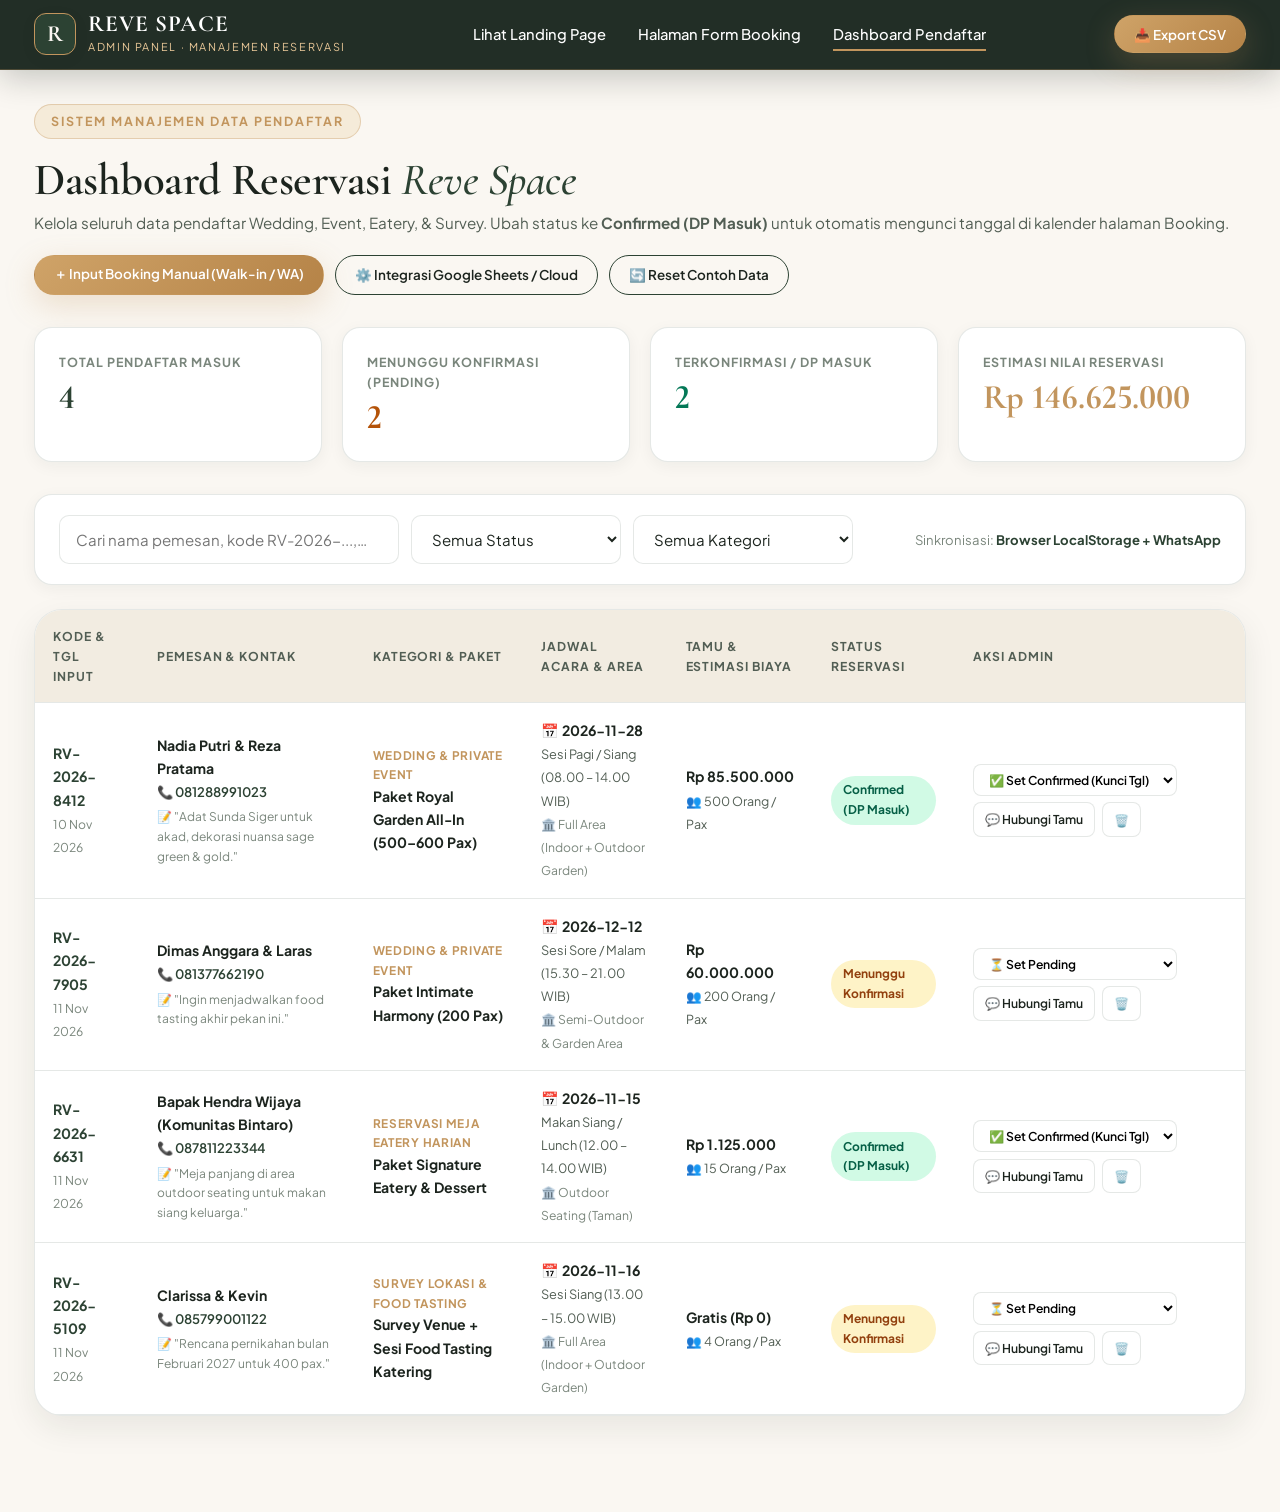
<file: admin.html>
<!DOCTYPE html>
<html lang="id">
<head>
  <meta charset="UTF-8" />
  <meta name="viewport" content="width=device-width, initial-scale=1.0" />
  <title>Admin Dashboard Reservasi — Reve Space Venue & Eatery</title>
  <meta name="description" content="Panel Admin untuk mengelola data pendaftar reservasi wedding, event, survey lokasi, dan meja eatery di Reve Space Jakarta Selatan." />

  <!-- Google Fonts -->
  <link rel="preconnect" href="https://fonts.googleapis.com" />
  <link rel="preconnect" href="https://fonts.gstatic.com" crossorigin />
  <link href="https://fonts.googleapis.com/css2?family=Cormorant+Garamond:ital,wght@0,500;0,600;0,700;1,400;1,600&family=Plus+Jakarta+Sans:wght@400;500;600;700&display=swap" rel="stylesheet" />

  <link rel="stylesheet" href="styles.css?v=4" />
</head>
<body>
  <div class="scroll-progress-bar" id="scrollProgressBar" aria-hidden="true"></div>

  <!-- Navbar -->
  <header class="navbar scrolled" id="mainNavbar">
    <div class="container navbar-inner">
      <a href="index.html" class="brand-logo">
        <div class="brand-mark">R</div>
        <div class="brand-text">
          <span class="brand-name">REVE SPACE</span>
          <span class="brand-tagline">Admin Panel · Manajemen Reservasi</span>
        </div>
      </a>

      <nav class="nav-links" id="navLinks">
        <a href="index.html">Lihat Landing Page</a>
        <a href="booking.html">Halaman Form Booking</a>
        <a href="admin.html" class="active">Dashboard Pendaftar</a>
      </nav>

      <div class="nav-actions">
        <button type="button" id="exportCsvBtn" class="btn btn-gold btn-sm">
          📥 Export CSV
        </button>
        <button class="mobile-menu-btn" id="mobileMenuBtn" aria-label="Toggle Menu" aria-expanded="false">
          <svg width="22" height="22" viewBox="0 0 24 24" fill="none" stroke="currentColor" stroke-width="2">
            <line x1="3" y1="6" x2="21" y2="6"></line>
            <line x1="3" y1="12" x2="21" y2="12"></line>
            <line x1="3" y1="18" x2="21" y2="18"></line>
          </svg>
        </button>
      </div>
    </div>
  </header>

  <!-- Main Admin Section -->
  <main class="section" style="padding-top: 6.5rem;">
    <div class="container">
      <div style="display: flex; flex-wrap: wrap; justify-content: space-between; align-items: flex-end; gap: 1.25rem; margin-bottom: 2rem;">
        <div>
          <span class="eyebrow">Sistem Manajemen Data Pendaftar</span>
          <h1 class="section-title" style="text-align: left; margin-bottom: 0.25rem; font-size: clamp(2rem, 3.5vw, 2.8rem);">
            Dashboard Reservasi <em>Reve Space</em>
          </h1>
          <p style="color: var(--text-secondary); font-size: 0.95rem;">
            Kelola seluruh data pendaftar Wedding, Event, Eatery, &amp; Survey. Ubah status ke <strong>Confirmed (DP Masuk)</strong> untuk otomatis mengunci tanggal di kalender halaman Booking.
          </p>
        </div>

        <div style="display: flex; gap: 0.65rem; flex-wrap: wrap; width: 100%; max-width: 100%;">
          <button type="button" id="openManualAddModalBtn" class="btn btn-gold btn-sm">
            ＋ Input Booking Manual (Walk-in / WA)
          </button>
          <button type="button" id="openWebhookModalBtn" class="btn btn-outline btn-sm">
            ⚙️ Integrasi Google Sheets / Cloud
          </button>
          <button type="button" id="seedDemoDataBtn" class="btn btn-outline btn-sm">
            🔄 Reset Contoh Data
          </button>
        </div>
      </div>

      <!-- KPI Summary Cards -->
      <div class="admin-stats-grid">
        <div class="admin-stat-card">
          <span>Total Pendaftar Masuk</span>
          <strong id="statTotalCount">0</strong>
        </div>
        <div class="admin-stat-card">
          <span>Menunggu Konfirmasi (Pending)</span>
          <strong id="statPendingCount" style="color: #B45309;">0</strong>
        </div>
        <div class="admin-stat-card">
          <span>Terkonfirmasi / DP Masuk</span>
          <strong id="statConfirmedCount" style="color: #047857;">0</strong>
        </div>
        <div class="admin-stat-card">
          <span>Estimasi Nilai Reservasi</span>
          <strong id="statTotalRevenue" style="color: var(--accent-gold);">Rp 0</strong>
        </div>
      </div>

      <!-- Search & Filter Toolbar -->
      <div class="admin-toolbar">
        <div class="admin-filters">
          <input
            type="search"
            id="adminSearchInput"
            class="form-control"
            placeholder="Cari nama pemesan, kode RV-2026-..., atau nomor WA..."
            style="max-width: 340px;"
          />

          <select id="adminFilterStatus" class="form-control" style="max-width: 210px;">
            <option value="all">Semua Status</option>
            <option value="Pending">⏳ Menunggu Konfirmasi</option>
            <option value="Confirmed">✅ Confirmed / DP Masuk</option>
            <option value="Completed">🎉 Selesai</option>
            <option value="Cancelled">❌ Dibatalkan</option>
          </select>

          <select id="adminFilterCategory" class="form-control" style="max-width: 220px;">
            <option value="all">Semua Kategori</option>
            <option value="Wedding & Private Event">💍 Wedding &amp; Event</option>
            <option value="Reservasi Meja Eatery Harian">🍽️ Meja Eatery Harian</option>
            <option value="Survey Lokasi & Food Tasting">🌿 Survey &amp; Food Tasting</option>
          </select>
        </div>

        <div style="font-size: 0.82rem; color: var(--text-muted);">
          Sinkronisasi: <strong id="syncModeIndicator" style="color: var(--accent-forest);">Browser LocalStorage + WhatsApp</strong>
        </div>
      </div>

      <!-- Data Table -->
      <div class="admin-table-wrap">
        <table class="admin-table">
          <thead>
            <tr>
              <th>Kode &amp; Tgl Input</th>
              <th>Pemesan &amp; Kontak</th>
              <th>Kategori &amp; Paket</th>
              <th>Jadwal Acara &amp; Area</th>
              <th>Tamu &amp; Estimasi Biaya</th>
              <th>Status Reservasi</th>
              <th>Aksi Admin</th>
            </tr>
          </thead>
          <tbody id="adminTableBody">
            <!-- Populated dynamically by script.js -->
          </tbody>
        </table>
      </div>
    </div>
  </main>

  <!-- Modal Integrasi Cloud / Google Sheets Webhook -->
  <dialog class="modal-dialog" id="webhookConfigModal">
    <div class="modal-body">
      <div style="display: flex; justify-content: space-between; align-items: center; margin-bottom: 1rem;">
        <span class="eyebrow" style="margin-bottom: 0;">Integrasi Database / Google Sheets</span>
        <button type="button" id="closeWebhookModalBtn" class="cal-nav-btn">✕</button>
      </div>

      <h3 style="font-family: var(--font-serif); font-size: 1.85rem; margin-bottom: 0.5rem;">
        Ke Mana Data Reservasi Masuk?
      </h3>
      <p style="font-size: 0.88rem; color: var(--text-secondary); margin-bottom: 1rem;">
        Website ini mendukung <strong>3 jalur penyimpanan data pendaftar</strong> sekaligus:
      </p>

      <ol style="font-size: 0.86rem; color: var(--text-primary); padding-left: 1.2rem; display: grid; gap: 0.6rem; margin-bottom: 1.25rem;">
        <li>
          <strong>Dashboard Admin Lokal (<a href="admin.html" style="text-decoration: underline;">admin.html</a>):</strong> Setiap form yang diisi langsung tercatat di tabel halaman ini dan bisa di-export ke <strong>Excel (`.csv`)</strong>.
        </li>
        <li>
          <strong>WhatsApp Resmi (0878-2428-0277):</strong> Saat tamu klik konfirmasi, detail lengkap otomatis terkirim ke WhatsApp Admin Reve Space.
        </li>
        <li>
          <strong>Google Sheets / Webhook Cloud (Opsional saat Website Online):</strong> Tempelkan URL <em>Google Apps Script Web App</em> atau <em>Formspree / Make.com Webhook</em> di bawah ini agar setiap pendaftar dari HP/komputer mana pun langsung masuk ke Google Sheets Anda secara real-time.
        </li>
      </ol>

      <div class="form-group" style="margin-bottom: 1.25rem;">
        <label for="webhookUrlInput">URL Webhook Google Sheets / API Endpoint (Opsional)</label>
        <input
          type="url"
          id="webhookUrlInput"
          class="form-control"
          placeholder="https://script.google.com/macros/s/AKfycb.../exec"
        />
        <small style="display: block; margin-top: 0.35rem; font-size: 0.76rem; color: var(--text-muted);">
          Jika diisi, setiap submit di <code>booking.html</code> otomatis mengirimkan JSON data pendaftar ke URL ini.
        </small>
      </div>

      <div style="display: flex; justify-content: flex-end; gap: 0.75rem;">
        <button type="button" id="saveWebhookBtn" class="btn btn-primary btn-sm">Simpan Konfigurasi</button>
      </div>
    </div>
  </dialog>

  <!-- Modal Input Booking Manual oleh Admin -->
  <dialog class="modal-dialog" id="manualAddModal">
    <div class="modal-body">
      <div style="display: flex; justify-content: space-between; align-items: center; margin-bottom: 1rem;">
        <span class="eyebrow" style="margin-bottom: 0;">Input Admin Walk-In / Telepon</span>
        <button type="button" id="closeManualAddModalBtn" class="cal-nav-btn">✕</button>
      </div>

      <h3 style="font-family: var(--font-serif); font-size: 1.8rem; margin-bottom: 1rem;">
        Tambah Data Pendaftar Baru
      </h3>

      <form id="adminManualAddForm" class="quick-form-grid">
        <div class="form-row-2">
          <div class="form-group">
            <label for="manualName">Nama Pemesan *</label>
            <input type="text" id="manualName" class="form-control" placeholder="Contoh: Rina & Fajar" required />
          </div>
          <div class="form-group">
            <label for="manualPhone">No. WhatsApp *</label>
            <input type="tel" id="manualPhone" class="form-control" placeholder="0812..." required />
          </div>
        </div>

        <div class="form-row-2">
          <div class="form-group">
            <label for="manualCategory">Kategori</label>
            <select id="manualCategory" class="form-control">
              <option value="Wedding & Private Event">Wedding &amp; Private Event</option>
              <option value="Reservasi Meja Eatery Harian">Reservasi Meja Eatery Harian</option>
              <option value="Survey Lokasi & Food Tasting">Survey Lokasi &amp; Food Tasting</option>
            </select>
          </div>
          <div class="form-group">
            <label for="manualStatus">Status Awal</label>
            <select id="manualStatus" class="form-control">
              <option value="Confirmed">✅ Confirmed (DP Masuk)</option>
              <option value="Pending">⏳ Menunggu Konfirmasi</option>
            </select>
          </div>
        </div>

        <div class="form-group">
          <label for="manualPackage">Nama Paket / Layanan</label>
          <input type="text" id="manualPackage" class="form-control" value="Paket Royal Garden All-In (500–600 Pax)" required />
        </div>

        <div class="form-row-2">
          <div class="form-group">
            <label for="manualDate">Tanggal Acara *</label>
            <input type="date" id="manualDate" class="form-control" value="2026-12-20" required />
          </div>
          <div class="form-group">
            <label for="manualSession">Sesi Waktu</label>
            <input type="text" id="manualSession" class="form-control" value="Sesi Pagi / Siang (08.00 – 14.00 WIB)" required />
          </div>
        </div>

        <div class="form-row-2">
          <div class="form-group">
            <label for="manualGuests">Jumlah Tamu (Pax)</label>
            <input type="number" id="manualGuests" class="form-control" value="500" min="1" required />
          </div>
          <div class="form-group">
            <label for="manualTotal">Total Biaya (Rp)</label>
            <input type="number" id="manualTotal" class="form-control" value="79000000" min="0" required />
          </div>
        </div>

        <div class="form-group">
          <label for="manualNotes">Catatan Admin</label>
          <input type="text" id="manualNotes" class="form-control" placeholder="DP Rp 10 Jt via Transfer BCA..." />
        </div>

        <button type="submit" class="btn btn-primary" style="width: 100%; margin-top: 0.5rem;">
          Simpan ke Database Pendaftar
        </button>
      </form>
    </div>
  </dialog>

  <script src="script.js"></script>
</body>
</html>
</file>
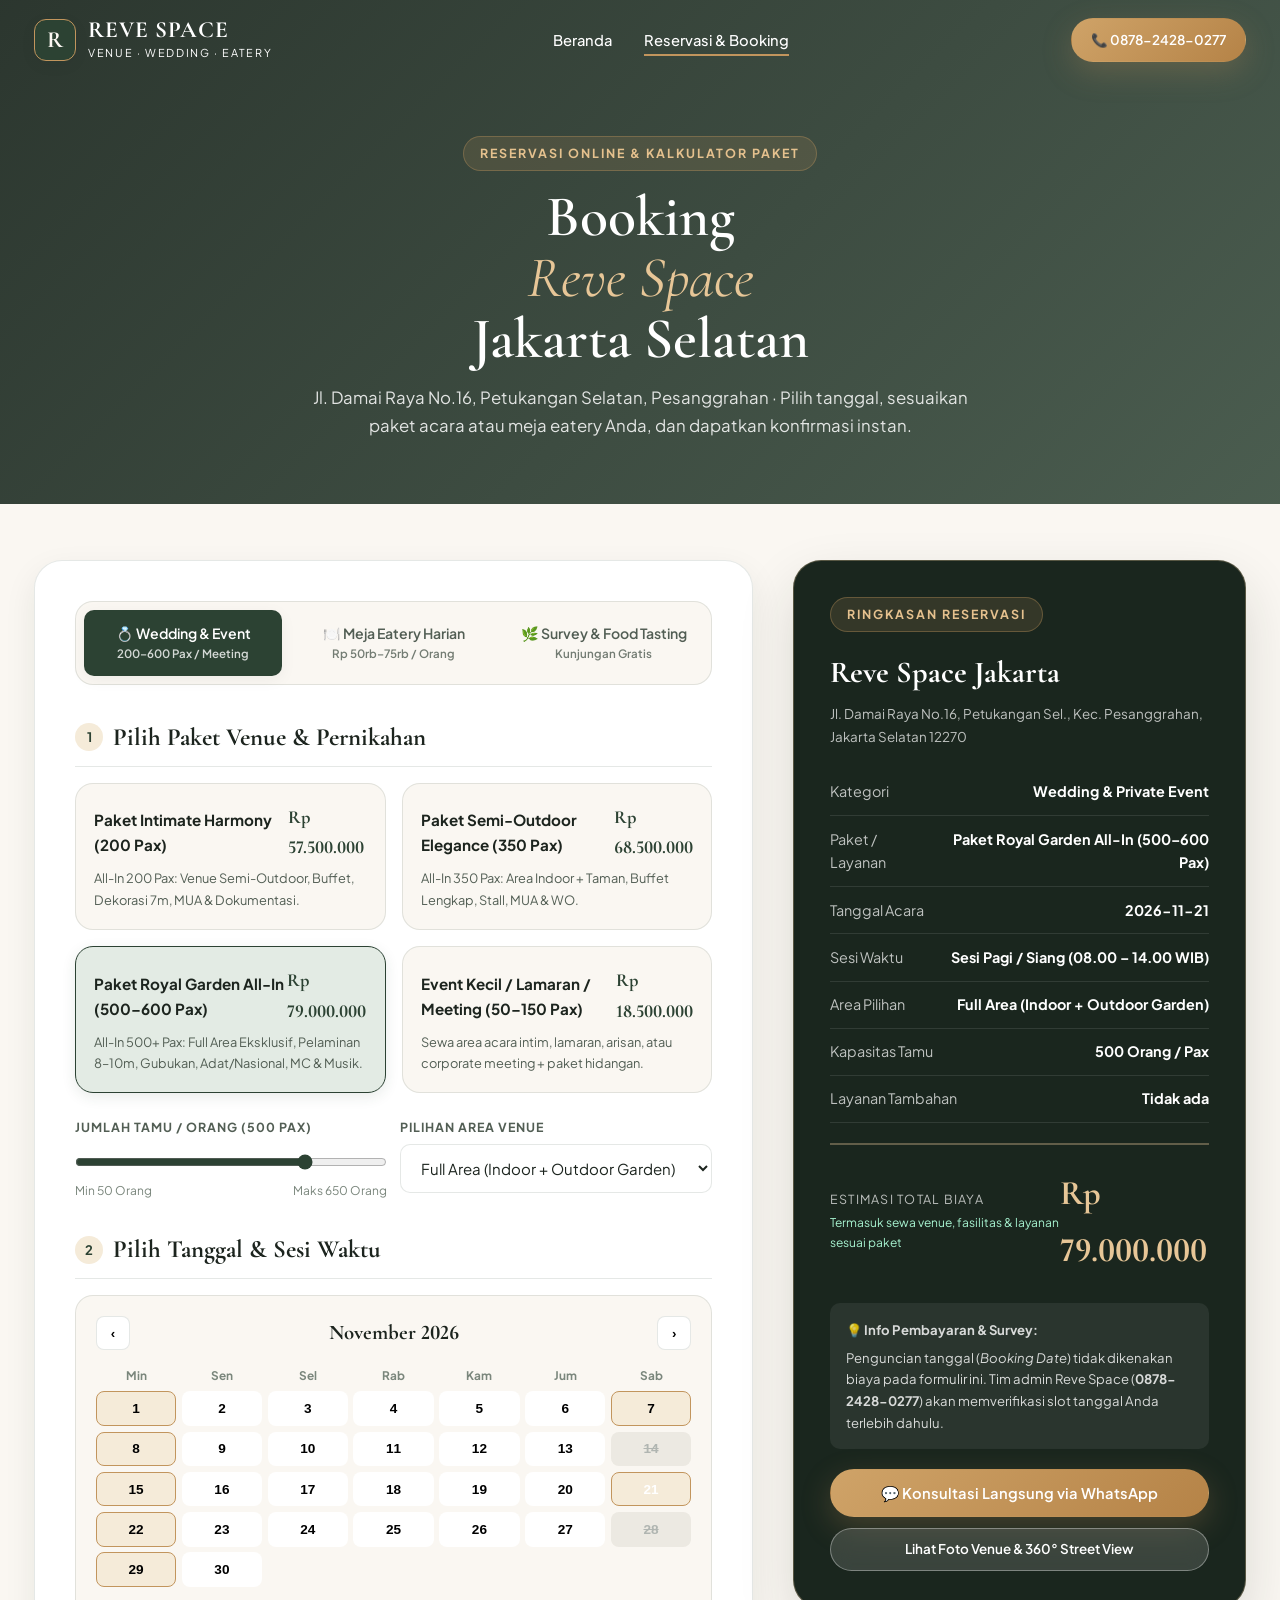
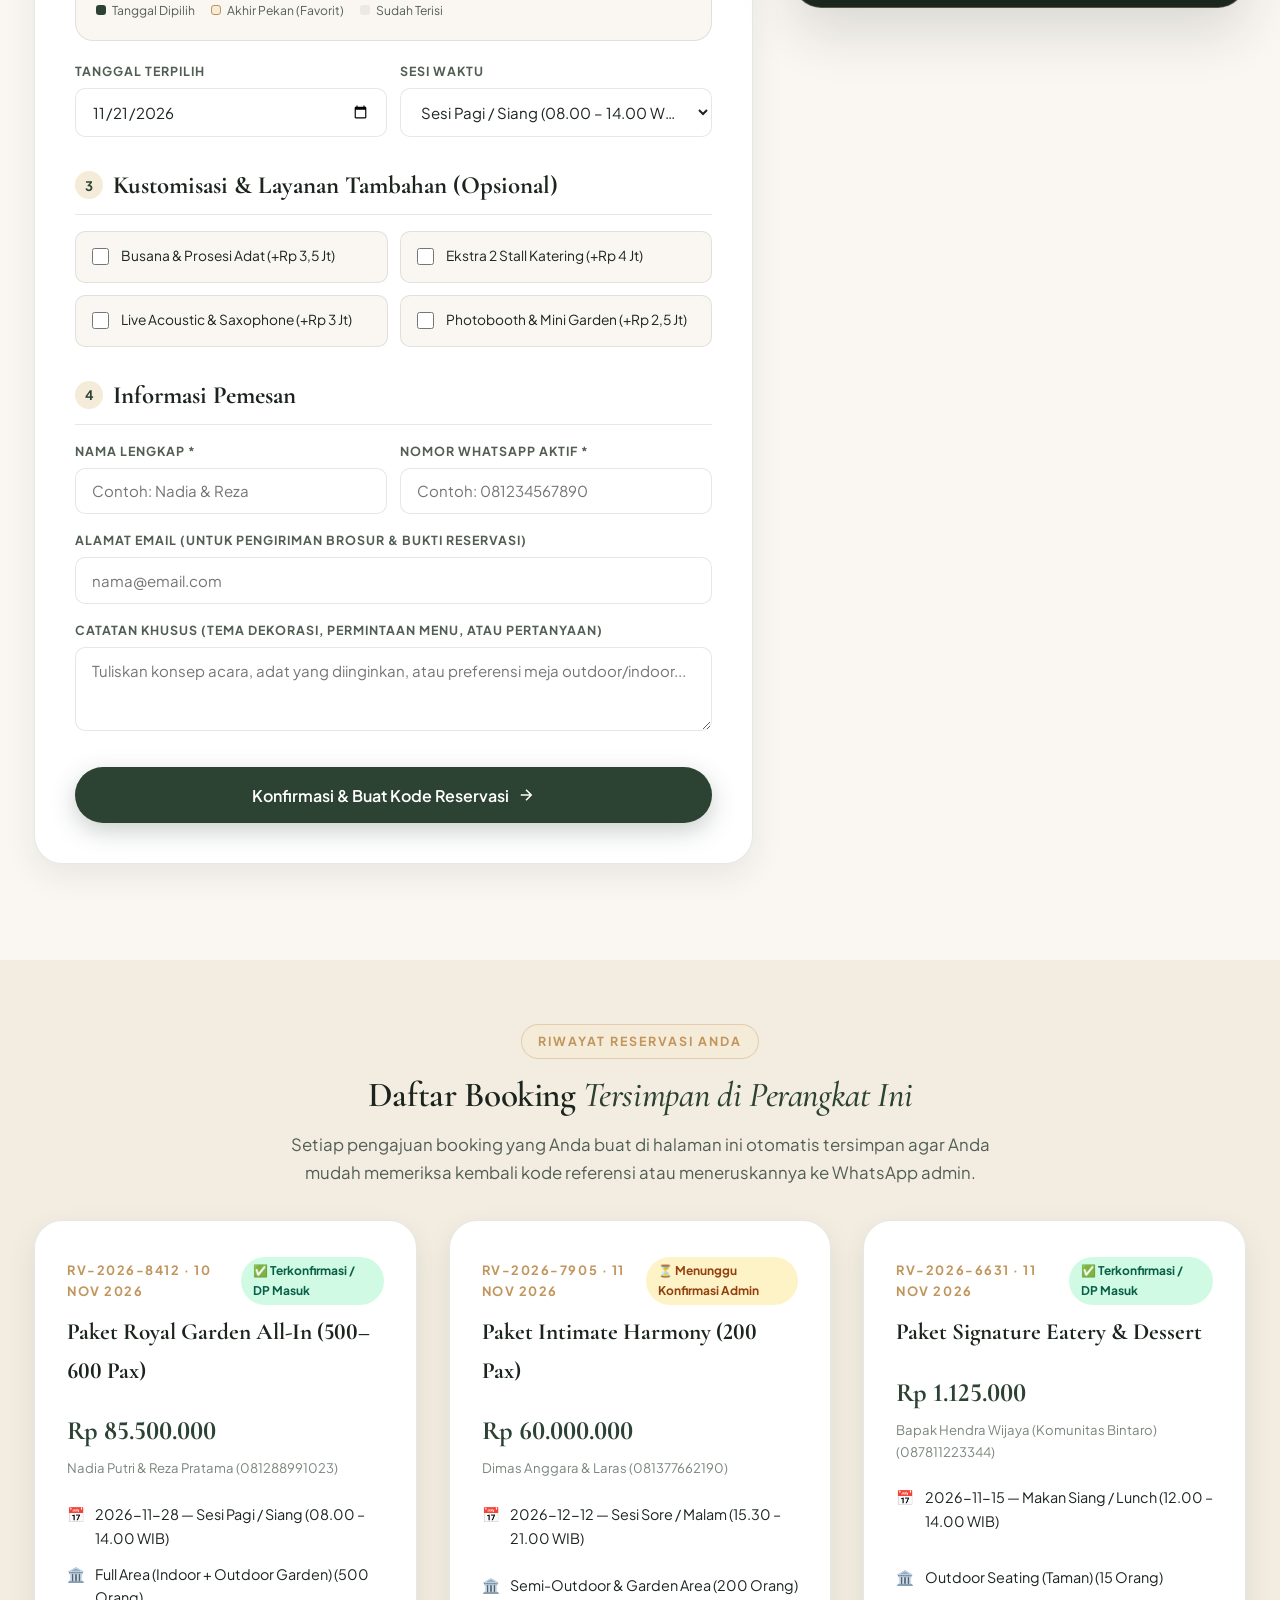
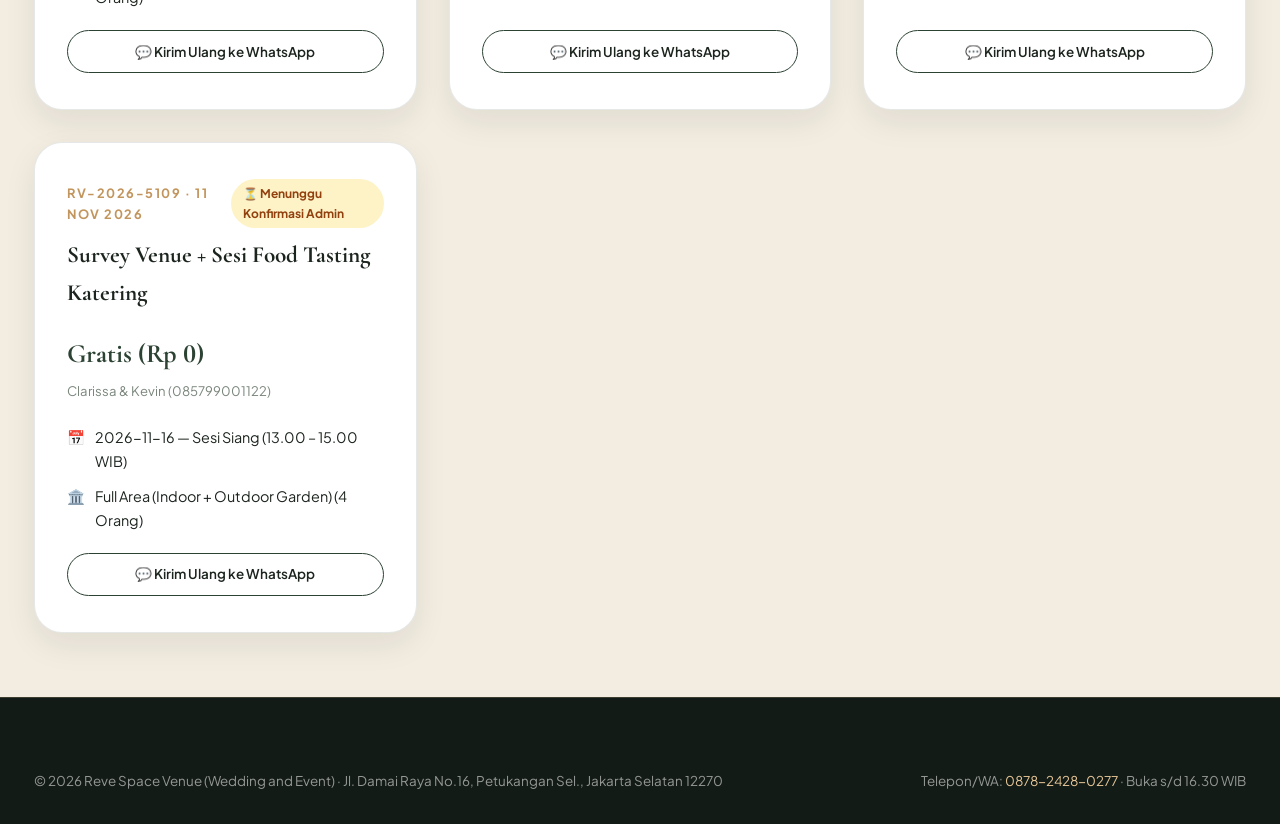
<file: booking.html>
<!DOCTYPE html>
<html lang="id">
<head>
  <meta charset="UTF-8" />
  <meta name="viewport" content="width=device-width, initial-scale=1.0" />
  <title>Booking & Reservasi — Reve Space Venue (Wedding & Event) & Eatery</title>
  <meta name="description" content="Halaman booking resmi Reve Space Petukangan, Jakarta Selatan. Reservasi paket pernikahan All-In, sewa venue event/meeting, jadwal survey lokasi, atau reservasi meja eatery harian." />

  <!-- Google Fonts -->
  <link rel="preconnect" href="https://fonts.googleapis.com" />
  <link rel="preconnect" href="https://fonts.gstatic.com" crossorigin />
  <link href="https://fonts.googleapis.com/css2?family=Cormorant+Garamond:ital,wght@0,500;0,600;0,700;1,400;1,600&family=Plus+Jakarta+Sans:wght@400;500;600;700&display=swap" rel="stylesheet" />

  <link rel="stylesheet" href="styles.css?v=4" />
</head>
<body>
  <!-- Top Scroll Progress Bar -->
  <div class="scroll-progress-bar" id="scrollProgressBar" aria-hidden="true"></div>

  <!-- Sticky Navigation Bar -->
  <header class="navbar hero-top" id="mainNavbar">
    <div class="container navbar-inner">
      <a href="index.html" class="brand-logo" aria-label="Reve Space Home">
        <div class="brand-mark">R</div>
        <div class="brand-text">
          <span class="brand-name">REVE SPACE</span>
          <span class="brand-tagline">Venue · Wedding · Eatery</span>
        </div>
      </a>

      <nav class="nav-links" id="navLinks" aria-label="Primary Navigation">
        <a href="index.html">Beranda</a>
        <a href="booking.html" class="active">Reservasi &amp; Booking</a>
      </nav>

      <div class="nav-actions">
        <a href="tel:+6287824280277" class="btn btn-gold btn-sm">📞 0878-2428-0277</a>
        <button class="mobile-menu-btn" id="mobileMenuBtn" aria-label="Toggle Menu" aria-expanded="false">
          <svg width="22" height="22" viewBox="0 0 24 24" fill="none" stroke="currentColor" stroke-width="2">
            <line x1="3" y1="6" x2="21" y2="6"></line>
            <line x1="3" y1="12" x2="21" y2="12"></line>
            <line x1="3" y1="18" x2="21" y2="18"></line>
          </svg>
        </button>
      </div>
    </div>
  </header>

  <!-- ========================================================================
       BOOKING HERO BANNER
       ======================================================================== -->
  <section class="booking-hero">
    <div class="container reveal reveal-up">
      <span class="eyebrow eyebrow-dark">Reservasi Online &amp; Kalkulator Paket</span>
      <h1 class="hero-title" style="font-size: clamp(2.4rem, 4.5vw, 3.8rem); margin-bottom: 0.85rem;">
        Booking <span>Reve Space</span> Jakarta Selatan
      </h1>
      <p style="max-width: 680px; margin: 0 auto; color: rgba(255,255,255,0.85); font-size: 1.05rem;">
        Jl. Damai Raya No.16, Petukangan Selatan, Pesanggrahan · Pilih tanggal, sesuaikan paket acara atau meja eatery Anda, dan dapatkan konfirmasi instan.
      </p>
    </div>
  </section>

  <!-- ========================================================================
       MAIN INTERACTIVE BOOKING WORKSPACE
       ======================================================================== -->
  <section class="section" style="padding-top: 3.5rem;">
    <div class="container booking-layout">
      <!-- Left Column: Multi-Step Interactive Form -->
      <div class="booking-panel reveal reveal-left">
        <!-- Category Mode Switcher -->
        <div class="booking-tabs" role="tablist" aria-label="Kategori Reservasi">
          <button type="button" class="booking-tab-btn active" data-mode="wedding" role="tab" aria-selected="true">
            <span>💍 Wedding &amp; Event</span>
            <small style="font-size: 0.72rem; opacity: 0.8;">200–600 Pax / Meeting</small>
          </button>
          <button type="button" class="booking-tab-btn" data-mode="eatery" role="tab" aria-selected="false">
            <span>🍽️ Meja Eatery Harian</span>
            <small style="font-size: 0.72rem; opacity: 0.8;">Rp 50rb–75rb / Orang</small>
          </button>
          <button type="button" class="booking-tab-btn" data-mode="survey" role="tab" aria-selected="false">
            <span>🌿 Survey &amp; Food Tasting</span>
            <small style="font-size: 0.72rem; opacity: 0.8;">Kunjungan Gratis</small>
          </button>
        </div>

        <form id="fullBookingForm" novalidate>
          <!-- STEP 1: PILIH PAKET / TIPE LAYANAN -->
          <h2 class="booking-step-title">
            <span class="step-num">1</span>
            <span id="step1Heading">Pilih Paket Venue &amp; Pernikahan</span>
          </h2>

          <div class="tier-selector-grid" id="tierSelectorGrid">
            <!-- Populated dynamically by script.js based on mode (Wedding / Eatery / Survey) -->
          </div>

          <!-- Guest Count & Area Preference -->
          <div class="form-row-2" style="margin-bottom: 1.5rem;">
            <div class="form-group">
              <label for="bookingGuests">Jumlah Tamu / Orang (<span id="guestCountLabel">500</span> Pax)</label>
              <input
                type="range"
                id="bookingGuests"
                min="50"
                max="650"
                step="10"
                value="500"
                style="width: 100%; accent-color: var(--accent-forest); margin-top: 0.6rem;"
              />
              <div style="display: flex; justify-content: space-between; font-size: 0.75rem; color: var(--text-muted); margin-top: 0.25rem;">
                <span id="guestMinText">50 Pax</span>
                <span id="guestMaxText">Maks 650 Pax (Full Area)</span>
              </div>
            </div>

            <div class="form-group">
              <label for="bookingArea">Pilihan Area Venue</label>
              <select id="bookingArea" class="form-control" required>
                <option value="Full Area (Indoor + Outdoor Garden)">Full Area (Indoor + Outdoor Garden)</option>
                <option value="Semi-Outdoor & Garden Area">Semi-Outdoor &amp; Garden Area</option>
                <option value="Indoor Aesthetic Hall">Indoor Aesthetic Hall</option>
                <option value="Outdoor Seating (Taman)">Outdoor Seating (Taman)</option>
              </select>
            </div>
          </div>

          <!-- STEP 2: KALENDER KETERSEDIAAN & SESI WAKTU -->
          <h2 class="booking-step-title">
            <span class="step-num">2</span>
            <span>Pilih Tanggal &amp; Sesi Waktu</span>
          </h2>

          <div class="calendar-box">
            <div class="calendar-header">
              <button type="button" class="cal-nav-btn" id="prevMonthBtn" aria-label="Bulan Sebelumnya">‹</button>
              <h4 id="calendarMonthLabel">November 2026</h4>
              <button type="button" class="cal-nav-btn" id="nextMonthBtn" aria-label="Bulan Berikutnya">›</button>
            </div>

            <div class="calendar-weekdays">
              <span>Min</span><span>Sen</span><span>Sel</span><span>Rab</span><span>Kam</span><span>Jum</span><span>Sab</span>
            </div>
            <div class="calendar-days" id="calendarDaysGrid">
              <!-- Populated by script.js -->
            </div>

            <div class="cal-legend">
              <span><i class="legend-dot" style="background: var(--accent-forest);"></i> Tanggal Dipilih</span>
              <span><i class="legend-dot" style="background: var(--accent-gold-light); border: 1px solid var(--accent-gold);"></i> Akhir Pekan (Favorit)</span>
              <span><i class="legend-dot" style="background: #ECE9E2;"></i> Sudah Terisi</span>
            </div>
          </div>

          <div class="form-row-2" style="margin-bottom: 1.5rem;">
            <div class="form-group">
              <label for="selectedDateInput">Tanggal Terpilih</label>
              <input type="date" id="selectedDateInput" class="form-control" required />
            </div>

            <div class="form-group">
              <label for="bookingSession">Sesi Waktu</label>
              <select id="bookingSession" class="form-control" required>
                <!-- Populated dynamically based on mode -->
              </select>
            </div>
          </div>

          <!-- STEP 3: TAMBAHAN / FASILITAS OPSIONAL -->
          <div id="addonsContainer">
            <h2 class="booking-step-title">
              <span class="step-num">3</span>
              <span>Kustomisasi &amp; Layanan Tambahan (Opsional)</span>
            </h2>

            <div class="addons-grid" id="addonsGrid">
              <label class="addon-item">
                <input type="checkbox" value="3500000" data-name="Upacara & Busana Adat (Sunda/Jawa/Betawi)" />
                <span>Busana &amp; Prosesi Adat (+Rp 3,5 Jt)</span>
              </label>
              <label class="addon-item">
                <input type="checkbox" value="4000000" data-name="Ekstra 2 Gubukan / Stall Makanan (200 Pax)" />
                <span>Ekstra 2 Stall Katering (+Rp 4 Jt)</span>
              </label>
              <label class="addon-item">
                <input type="checkbox" value="3000000" data-name="Live Music Acoustic + Saxophone" />
                <span>Live Acoustic &amp; Saxophone (+Rp 3 Jt)</span>
              </label>
              <label class="addon-item">
                <input type="checkbox" value="2500000" data-name="Photobooth Unlimited Print & Mini Garden" />
                <span>Photobooth &amp; Mini Garden (+Rp 2,5 Jt)</span>
              </label>
            </div>
          </div>

          <!-- STEP 4: DATA PEMESAN -->
          <h2 class="booking-step-title">
            <span class="step-num">4</span>
            <span>Informasi Pemesan</span>
          </h2>

          <div class="form-row-2" style="margin-bottom: 1rem;">
            <div class="form-group">
              <label for="customerName">Nama Lengkap *</label>
              <input
                type="text"
                id="customerName"
                class="form-control"
                placeholder="Contoh: Nadia & Reza"
                required
              />
            </div>

            <div class="form-group">
              <label for="customerPhone">Nomor WhatsApp Aktif *</label>
              <input
                type="tel"
                id="customerPhone"
                class="form-control"
                placeholder="Contoh: 081234567890"
                required
              />
            </div>
          </div>

          <div class="form-group" style="margin-bottom: 1rem;">
            <label for="customerEmail">Alamat Email (Untuk Pengiriman Brosur &amp; Bukti Reservasi)</label>
            <input
              type="email"
              id="customerEmail"
              class="form-control"
              placeholder="nama@email.com"
            />
          </div>

          <div class="form-group" style="margin-bottom: 1.75rem;">
            <label for="customerNotes">Catatan Khusus (Tema Dekorasi, Permintaan Menu, atau Pertanyaan)</label>
            <textarea
              id="customerNotes"
              rows="3"
              class="form-control"
              placeholder="Tuliskan konsep acara, adat yang diinginkan, atau preferensi meja outdoor/indoor..."
            ></textarea>
          </div>

          <button type="submit" class="btn btn-primary btn-lg" style="width: 100%;">
            <span>Konfirmasi &amp; Buat Kode Reservasi</span>
            <svg width="18" height="18" viewBox="0 0 24 24" fill="none" stroke="currentColor" stroke-width="2">
              <path d="M5 12h14M12 5l7 7-7 7"/>
            </svg>
          </button>
        </form>
      </div>

      <!-- Right Column: Sticky Live Summary & Venue Info -->
      <aside class="booking-summary-card reveal reveal-right" style="--delay: 140ms;">
        <span class="eyebrow eyebrow-dark">Ringkasan Reservasi</span>
        <h3 style="font-family: var(--font-serif); font-size: 1.9rem; margin-bottom: 0.3rem;">
          Reve Space Jakarta
        </h3>
        <p style="font-size: 0.84rem; color: rgba(255,255,255,0.72); margin-bottom: 1.35rem;">
          Jl. Damai Raya No.16, Petukangan Sel., Kec. Pesanggrahan, Jakarta Selatan 12270
        </p>

        <div class="summary-line">
          <span>Kategori</span>
          <strong id="summaryModeText">Wedding &amp; Event</strong>
        </div>
        <div class="summary-line">
          <span>Paket / Layanan</span>
          <strong id="summaryPackageText" style="text-align: right;">Paket Royal Garden All-In</strong>
        </div>
        <div class="summary-line">
          <span>Tanggal Acara</span>
          <strong id="summaryDateText">-</strong>
        </div>
        <div class="summary-line">
          <span>Sesi Waktu</span>
          <strong id="summarySessionText" style="text-align: right;">Sesi Pagi/Siang (09.00–14.00)</strong>
        </div>
        <div class="summary-line">
          <span>Area Pilihan</span>
          <strong id="summaryAreaText" style="text-align: right;">Full Area (Indoor + Outdoor)</strong>
        </div>
        <div class="summary-line">
          <span>Kapasitas Tamu</span>
          <strong id="summaryGuestsText">500 Pax</strong>
        </div>
        <div class="summary-line" id="summaryAddonsRow">
          <span>Layanan Tambahan</span>
          <strong id="summaryAddonsText" style="text-align: right;">Tidak ada</strong>
        </div>

        <div class="summary-total">
          <div>
            <span style="font-size: 0.78rem; text-transform: uppercase; letter-spacing: 0.1em; color: rgba(255,255,255,0.7);">
              Estimasi Total Biaya
            </span>
            <small id="summaryDepositNote" style="display: block; font-size: 0.75rem; color: #A7F3D0; margin-top: 2px;">
              Termasuk sewa venue &amp; fasilitas dasar
            </small>
          </div>
          <div class="summary-total-amount" id="summaryTotalAmount">Rp 79.000.000</div>
        </div>

        <div style="margin-top: 1.5rem; padding: 1rem; border-radius: var(--radius-sm); background: rgba(255,255,255,0.07); font-size: 0.82rem; color: rgba(255,255,255,0.82);">
          <p style="margin-bottom: 0.4rem;"><strong>💡 Info Pembayaran &amp; Survey:</strong></p>
          <p>
            Penguncian tanggal (<em>Booking Date</em>) tidak dikenakan biaya pada formulir ini. Tim admin Reve Space (<strong>0878-2428-0277</strong>) akan memverifikasi slot tanggal Anda terlebih dahulu.
          </p>
        </div>

        <div style="margin-top: 1.25rem; display: grid; gap: 0.65rem;">
          <button type="button" id="directWaBtn" class="btn btn-gold" style="width: 100%;">
            💬 Konsultasi Langsung via WhatsApp
          </button>
          <a href="index.html#gallery" class="btn btn-glass btn-sm" style="width: 100%;">
            Lihat Foto Venue &amp; 360° Street View
          </a>
        </div>
      </aside>
    </div>
  </section>

  <!-- ========================================================================
       SAVED RESERVATIONS HISTORY (LOCALSTORAGE)
       ======================================================================== -->
  <section class="section spaces-section" id="savedBookingsSection" style="padding: 4rem 0;">
    <div class="container">
      <div class="section-header reveal reveal-up" style="margin-bottom: 2rem;">
        <span class="eyebrow">Riwayat Reservasi Anda</span>
        <h2 class="section-title" style="font-size: 2.2rem;">Daftar Booking <em>Tersimpan di Perangkat Ini</em></h2>
        <p class="section-subtitle">
          Setiap pengajuan booking yang Anda buat di halaman ini otomatis tersimpan agar Anda mudah memeriksa kembali kode referensi atau meneruskannya ke WhatsApp admin.
        </p>
      </div>

      <div id="savedBookingsList" class="packages-grid">
        <!-- Populated dynamically by script.js -->
      </div>
    </div>
  </section>

  <!-- ========================================================================
       BOOKING CONFIRMATION MODAL (<dialog>)
       ======================================================================== -->
  <dialog class="modal-dialog" id="bookingSuccessModal">
    <div class="modal-body">
      <div style="display: flex; justify-content: space-between; align-items: center; margin-bottom: 1rem;">
        <span class="eyebrow" style="margin-bottom: 0;">Reservasi Berhasil Dibuat</span>
        <button type="button" id="closeModalBtn" class="cal-nav-btn" aria-label="Tutup">✕</button>
      </div>

      <h3 style="font-family: var(--font-serif); font-size: 2rem; margin-bottom: 0.35rem;">
        Terima Kasih, <span id="modalCustomerName">Tamu Kami</span>!
      </h3>
      <p style="font-size: 0.9rem; color: var(--text-secondary); margin-bottom: 1.25rem;">
        Detail permintaan reservasi Anda untuk <strong>Reve Space Petukangan</strong> telah siap. Silakan teruskan ke WhatsApp resmi kami untuk konfirmasi instan.
      </p>

      <div style="background: var(--bg-primary); border: 1px solid var(--border-gold); border-radius: var(--radius-md); padding: 1.25rem; margin-bottom: 1.5rem; font-size: 0.88rem;">
        <div style="display: flex; justify-content: space-between; padding-bottom: 0.5rem; margin-bottom: 0.5rem; border-bottom: 1px dashed var(--border-subtle);">
          <span>Kode Referensi:</span>
          <strong id="modalRefCode" style="color: var(--accent-forest); font-size: 1rem;">RV-2026-8821</strong>
        </div>
        <div style="display: flex; justify-content: space-between; margin-bottom: 0.35rem;">
          <span>Layanan / Paket:</span>
          <strong id="modalPackageName">-</strong>
        </div>
        <div style="display: flex; justify-content: space-between; margin-bottom: 0.35rem;">
          <span>Tanggal &amp; Sesi:</span>
          <strong id="modalDateSession">-</strong>
        </div>
        <div style="display: flex; justify-content: space-between; margin-bottom: 0.35rem;">
          <span>Jumlah Tamu &amp; Area:</span>
          <strong id="modalGuestsArea">-</strong>
        </div>
        <div style="display: flex; justify-content: space-between; padding-top: 0.5rem; margin-top: 0.5rem; border-top: 1px solid var(--border-subtle);">
          <span>Estimasi Biaya:</span>
          <strong id="modalTotalCost" style="color: var(--accent-forest); font-size: 1.1rem;">-</strong>
        </div>
      </div>

      <div style="display: grid; gap: 0.75rem;">
        <a
          href="#"
          id="modalWhatsappLink"
          target="_blank"
          rel="noopener noreferrer"
          class="btn btn-primary btn-lg"
          style="width: 100%; background: #1E7E45;"
        >
          💬 Kirim Konfirmasi ke WhatsApp (0878-2428-0277)
        </a>
        <div style="display: grid; grid-template-columns: 1fr 1fr; gap: 0.75rem;">
          <button type="button" id="printBookingBtn" class="btn btn-outline btn-sm">
            🖨️ Cetak / Simpan PDF
          </button>
          <button type="button" id="doneModalBtn" class="btn btn-outline btn-sm">
            Selesai
          </button>
        </div>
      </div>
    </div>
  </dialog>

  <!-- Footer -->
  <footer class="footer">
    <div class="container">
      <div class="footer-bottom" style="padding-top: 0;">
        <span>&copy; 2026 Reve Space Venue (Wedding and Event) · Jl. Damai Raya No.16, Petukangan Sel., Jakarta Selatan 12270</span>
        <span>Telepon/WA: <a href="tel:+6287824280277" style="color: #E7C697;">0878-2428-0277</a> · Buka s/d 16.30 WIB</span>
      </div>
    </div>
  </footer>

  <script src="script.js"></script>
</body>
</html>
</file>
<file: styles.css>
/* ==========================================================================
   REVE SPACE — VENUE (WEDDING & EVENT) & EATERY
   Design System & Scroll Animation Stylesheet
   Location: Jl. Damai Raya No.16, Petukangan Sel., Jakarta Selatan
   ========================================================================== */

:root {
  /* Color Palette — Botanical Sanctuary & Warm Editorial Luxury */
  --bg-primary: #FAF7F2;
  --bg-secondary: #F2ECE1;
  --bg-elevated: #FFFFFF;
  --bg-dark: #1A261E;
  --bg-dark-card: #233329;

  --text-primary: #1C241E;
  --text-secondary: #525E54;
  --text-muted: #7A867C;
  --text-light: #F7F4EE;

  --accent-forest: #2C4233;
  --accent-forest-hover: #1E2F23;
  --accent-sage: #6B8570;
  --accent-sage-light: #E3EBE4;
  --accent-gold: #C2955D;
  --accent-gold-light: #F5EBD9;
  --accent-terracotta: #B86B4B;

  --border-subtle: rgba(44, 66, 51, 0.12);
  --border-gold: rgba(194, 149, 93, 0.35);

  /* Shadows */
  --shadow-sm: 0 4px 16px rgba(26, 38, 30, 0.05);
  --shadow-md: 0 12px 32px rgba(26, 38, 30, 0.08);
  --shadow-lg: 0 24px 56px rgba(26, 38, 30, 0.14);
  --shadow-glow: 0 10px 30px rgba(194, 149, 93, 0.25);

  /* Typography */
  --font-serif: 'Cormorant Garamond', Georgia, serif;
  --font-sans: 'Plus Jakarta Sans', -apple-system, BlinkMacSystemFont, sans-serif;

  /* Radii & Transitions */
  --radius-sm: 10px;
  --radius-md: 18px;
  --radius-lg: 28px;
  --radius-pill: 9999px;
  --ease-out-expo: cubic-bezier(0.16, 1, 0.3, 1);
  --ease-spring: cubic-bezier(0.34, 1.56, 0.64, 1);
}

*, *::before, *::after {
  box-sizing: border-box;
  margin: 0;
  padding: 0;
}

html {
  scroll-behavior: smooth;
  scroll-padding-top: 90px;
  font-size: 16px;
}

body {
  font-family: var(--font-sans);
  background-color: var(--bg-primary);
  color: var(--text-primary);
  line-height: 1.65;
  width: 100%;
  max-width: 100vw;
  overflow-x: hidden;
  -webkit-font-smoothing: antialiased;
  font-variant-numeric: lining-nums;
  font-feature-settings: "lnum" 1;
}

img {
  max-width: 100%;
  display: block;
}

a {
  color: inherit;
  text-decoration: none;
  transition: color 0.25s ease, opacity 0.25s ease;
}

ul {
  list-style: none;
}

/* ==========================================================================
   SCROLL PROGRESS BAR & FLOATING ELEMENTS
   ========================================================================== */
.scroll-progress-bar {
  position: fixed;
  top: 0;
  left: 0;
  height: 3px;
  width: 100%;
  background: linear-gradient(90deg, var(--accent-forest), var(--accent-gold), var(--accent-terracotta));
  transform-origin: 0 50%;
  transform: scaleX(0);
  z-index: 2000;
  transition: transform 0.1s linear;
}

@supports (animation-timeline: scroll()) {
  .scroll-progress-bar {
    animation: scroll-progress linear both;
    animation-timeline: scroll(root);
  }
  @keyframes scroll-progress {
    from { transform: scaleX(0); }
    to { transform: scaleX(1); }
  }
}

/* ==========================================================================
   SCROLL REVEAL ANIMATION SYSTEM (JS IntersectionObserver + CSS Keyframes)
   ========================================================================== */
.reveal {
  opacity: 0;
  will-change: transform, opacity;
  transition:
    opacity 0.85s var(--ease-out-expo),
    transform 0.85s var(--ease-out-expo),
    filter 0.85s var(--ease-out-expo);
  transition-delay: var(--delay, 0ms);
}

.reveal-up {
  transform: translateY(48px);
  filter: blur(4px);
}

.reveal-down {
  transform: translateY(-38px);
  filter: blur(4px);
}

.reveal-left {
  transform: translateX(-52px);
  filter: blur(4px);
}

.reveal-right {
  transform: translateX(52px);
  filter: blur(4px);
}

.reveal-scale {
  transform: scale(0.92);
  filter: blur(4px);
}

.reveal.is-visible {
  opacity: 1;
  transform: translate(0, 0) scale(1);
  filter: blur(0);
}

/* Image Curtain Unveil on Scroll */
.image-reveal-wrap {
  position: relative;
  overflow: hidden;
  border-radius: var(--radius-md);
}

.image-reveal-wrap img {
  transition: transform 1.2s var(--ease-out-expo);
}

.image-reveal-wrap.is-visible img {
  transform: scale(1);
}

.image-reveal-wrap:not(.is-visible) img {
  transform: scale(1.12);
}

.image-reveal-wrap:hover img {
  transform: scale(1.05);
}

@media (prefers-reduced-motion: reduce) {
  .reveal {
    opacity: 1 !important;
    transform: none !important;
    filter: none !important;
    transition: none !important;
  }
  html {
    scroll-behavior: auto;
  }
}

/* ==========================================================================
   LAYOUT & TYPOGRAPHY UTILITIES
   ========================================================================== */
.container {
  width: 100%;
  max-width: min(1260px, 100%);
  min-width: 0;
  margin: 0 auto;
  padding: 0 1.5rem;
}

.section {
  padding: 6rem 0;
  position: relative;
}

.section-lazy {
  content-visibility: auto;
  contain-intrinsic-size: auto 750px;
}

.section-header {
  max-width: 720px;
  margin: 0 auto 3.75rem;
  text-align: center;
}

.eyebrow {
  display: inline-flex;
  align-items: center;
  gap: 0.5rem;
  font-size: 0.78rem;
  font-weight: 700;
  text-transform: uppercase;
  letter-spacing: 0.16em;
  color: var(--accent-gold);
  background: var(--accent-gold-light);
  padding: 0.4rem 1rem;
  border-radius: var(--radius-pill);
  margin-bottom: 1rem;
  border: 1px solid var(--border-gold);
}

.eyebrow-dark {
  background: rgba(194, 149, 93, 0.16);
  color: #E5C18E;
  border-color: rgba(194, 149, 93, 0.35);
}

.section-title {
  font-family: var(--font-serif);
  font-size: clamp(2.25rem, 4.2vw, 3.5rem);
  font-weight: 600;
  line-height: 1.12;
  color: var(--text-primary);
  margin-bottom: 1rem;
  letter-spacing: -0.01em;
}

.section-title em {
  font-style: italic;
  color: var(--accent-forest);
  font-weight: 500;
}

.section-subtitle {
  font-size: 1.05rem;
  color: var(--text-secondary);
  line-height: 1.7;
}

/* ==========================================================================
   NAVIGATION BAR
   ========================================================================== */
.navbar {
  position: fixed;
  top: 0;
  left: 0;
  width: 100%;
  z-index: 1000;
  padding: 1.15rem 0;
  transition: all 0.35s var(--ease-out-expo);
}

.navbar.scrolled {
  background: rgba(26, 38, 30, 0.96);
  backdrop-filter: blur(16px);
  -webkit-backdrop-filter: blur(16px);
  padding: 0.8rem 0;
  box-shadow: 0 8px 32px rgba(15, 23, 18, 0.22);
  border-bottom: 1px solid rgba(194, 149, 93, 0.28);
}

.navbar.scrolled .brand-name,
.navbar.scrolled .nav-links a,
.navbar.scrolled .mobile-menu-btn {
  color: #FFFFFF;
}

.navbar.scrolled .brand-tagline {
  color: #E7C697;
}

.navbar.scrolled .btn-outline {
  color: #FFFFFF;
  border-color: rgba(231, 198, 151, 0.55);
}

.navbar-inner {
  display: flex;
  align-items: center;
  justify-content: space-between;
  gap: 1.5rem;
}

.brand-logo {
  display: flex;
  align-items: center;
  gap: 0.75rem;
}

.brand-mark {
  width: 42px;
  height: 42px;
  border-radius: 12px;
  background: var(--accent-forest);
  color: var(--bg-primary);
  display: grid;
  place-items: center;
  font-family: var(--font-serif);
  font-size: 1.45rem;
  font-weight: 700;
  letter-spacing: 0.03em;
  border: 1px solid var(--accent-gold);
  box-shadow: var(--shadow-sm);
}

.brand-text {
  display: flex;
  flex-direction: column;
}

.brand-name {
  font-family: var(--font-serif);
  font-size: 1.45rem;
  font-weight: 700;
  line-height: 1;
  letter-spacing: 0.04em;
  color: var(--text-primary);
}

.navbar.hero-top:not(.scrolled) .brand-name,
.navbar.hero-top:not(.scrolled) .brand-tagline,
.navbar.hero-top:not(.scrolled) .nav-links a {
  color: #FFFFFF;
}

.brand-tagline {
  font-size: 0.68rem;
  text-transform: uppercase;
  letter-spacing: 0.15em;
  color: var(--text-muted);
  margin-top: 2px;
}

.nav-links {
  display: flex;
  align-items: center;
  gap: 2rem;
}

.nav-links a {
  font-size: 0.92rem;
  font-weight: 500;
  color: var(--text-primary);
  position: relative;
  padding: 0.25rem 0;
}

.nav-links a::after {
  content: '';
  position: absolute;
  bottom: 0;
  left: 0;
  width: 0;
  height: 2px;
  background: var(--accent-gold);
  transition: width 0.3s var(--ease-out-expo);
}

.nav-links a:hover::after,
.nav-links a.active::after {
  width: 100%;
}

.nav-actions {
  display: flex;
  align-items: center;
  gap: 0.75rem;
}

.mobile-menu-btn {
  display: none;
  background: none;
  border: 1px solid var(--border-subtle);
  border-radius: var(--radius-sm);
  padding: 0.55rem;
  cursor: pointer;
  color: var(--text-primary);
}

.navbar.hero-top:not(.scrolled) .mobile-menu-btn {
  color: #FFFFFF;
  border-color: rgba(255, 255, 255, 0.3);
}

/* ==========================================================================
   BUTTONS
   ========================================================================== */
.btn {
  display: inline-flex;
  align-items: center;
  justify-content: center;
  gap: 0.55rem;
  font-family: var(--font-sans);
  font-size: 0.92rem;
  font-weight: 600;
  padding: 0.85rem 1.65rem;
  border-radius: var(--radius-pill);
  border: 1px solid transparent;
  cursor: pointer;
  transition: all 0.3s var(--ease-out-expo);
  text-decoration: none;
  text-align: center;
  max-width: 100%;
}

.btn-primary {
  background: var(--accent-forest);
  color: #FFFFFF;
  box-shadow: 0 8px 24px rgba(44, 66, 51, 0.25);
}

.btn-primary:hover {
  background: var(--accent-forest-hover);
  transform: translateY(-2px);
  box-shadow: 0 12px 28px rgba(44, 66, 51, 0.35);
}

.btn-gold {
  background: linear-gradient(135deg, #CFA368 0%, #B58347 100%);
  color: #FFFFFF;
  box-shadow: var(--shadow-glow);
}

.btn-gold:hover {
  transform: translateY(-2px);
  filter: brightness(1.06);
  box-shadow: 0 14px 34px rgba(194, 149, 93, 0.38);
}

.btn-outline {
  background: transparent;
  color: var(--text-primary);
  border-color: var(--accent-forest);
}

.btn-outline:hover {
  background: var(--accent-forest);
  color: #FFFFFF;
  transform: translateY(-2px);
}

.btn-glass {
  background: rgba(255, 255, 255, 0.14);
  color: #FFFFFF;
  border-color: rgba(255, 255, 255, 0.35);
  backdrop-filter: blur(10px);
}

.btn-glass:hover {
  background: rgba(255, 255, 255, 0.25);
  transform: translateY(-2px);
}

.btn-sm {
  padding: 0.6rem 1.2rem;
  font-size: 0.84rem;
}

.btn-lg {
  padding: 1.05rem 2.1rem;
  font-size: 1rem;
}

/* ==========================================================================
   HERO SECTION
   ========================================================================== */
.hero {
  position: relative;
  min-height: 96vh;
  display: flex;
  align-items: center;
  padding: 8.5rem 0 5.5rem;
  overflow: hidden;
  background: var(--bg-dark);
  color: #FFFFFF;
}

.hero-bg-wrapper {
  position: absolute;
  inset: 0;
  z-index: 0;
  overflow: hidden;
}

.hero-bg-image {
  width: 100%;
  height: 112%;
  object-fit: cover;
  object-position: center;
  transform: scale(1.04);
  transition: transform 0.2s linear;
  filter: brightness(0.68) contrast(1.05);
}

.hero-overlay {
  position: absolute;
  inset: 0;
  background:
    radial-gradient(circle at 20% 30%, rgba(44, 66, 51, 0.45) 0%, transparent 60%),
    linear-gradient(180deg, rgba(19, 28, 22, 0.65) 0%, rgba(19, 28, 22, 0.42) 45%, rgba(19, 28, 22, 0.88) 100%);
}

.hero-content {
  position: relative;
  z-index: 2;
  display: grid;
  grid-template-columns: minmax(0, 1.15fr) minmax(0, 0.85fr);
  gap: 3.5rem;
  align-items: center;
}

.hero-content > *,
.about-grid > *,
.location-grid > *,
.booking-layout > * {
  min-width: 0;
  max-width: 100%;
}

.hero-badges {
  display: flex;
  flex-wrap: wrap;
  align-items: center;
  gap: 0.75rem;
  margin-bottom: 1.5rem;
}

.rating-pill {
  display: inline-flex;
  align-items: center;
  gap: 0.5rem;
  background: rgba(255, 255, 255, 0.14);
  backdrop-filter: blur(12px);
  border: 1px solid rgba(255, 255, 255, 0.25);
  padding: 0.45rem 1rem;
  border-radius: var(--radius-pill);
  font-size: 0.84rem;
  font-weight: 600;
  color: #FFFFFF;
}

.rating-stars {
  color: #FBBF24;
  letter-spacing: 1px;
}

.status-pill {
  display: inline-flex;
  align-items: center;
  gap: 0.45rem;
  background: rgba(44, 66, 51, 0.75);
  border: 1px solid rgba(167, 243, 208, 0.35);
  padding: 0.45rem 0.95rem;
  border-radius: var(--radius-pill);
  font-size: 0.8rem;
  color: #D1FAE5;
}

.status-dot {
  width: 8px;
  height: 8px;
  border-radius: 50%;
  background: #34D399;
  box-shadow: 0 0 0 4px rgba(52, 211, 153, 0.25);
  animation: pulse-dot 2s infinite;
}

@keyframes pulse-dot {
  0%, 100% { transform: scale(1); opacity: 1; }
  50% { transform: scale(1.25); opacity: 0.75; }
}

.hero-title {
  font-family: var(--font-serif);
  font-size: clamp(2.8rem, 5.5vw, 4.75rem);
  font-weight: 600;
  line-height: 1.06;
  margin-bottom: 1.35rem;
  color: #FFFFFF;
}

.hero-title span {
  display: block;
  font-style: italic;
  font-weight: 400;
  color: #E7C697;
}

.hero-description {
  font-size: 1.1rem;
  color: rgba(255, 255, 255, 0.88);
  max-width: 580px;
  margin-bottom: 2rem;
  line-height: 1.75;
}

.hero-cta-group {
  display: flex;
  flex-wrap: wrap;
  gap: 1rem;
  margin-bottom: 2.5rem;
}

.hero-quick-facts {
  display: grid;
  grid-template-columns: repeat(3, 1fr);
  gap: 1.25rem;
  padding-top: 1.75rem;
  border-top: 1px solid rgba(255, 255, 255, 0.18);
}

.fact-item strong {
  display: block;
  font-family: var(--font-serif);
  font-variant-numeric: lining-nums;
  font-feature-settings: "lnum" 1;
  font-size: 1.95rem;
  font-weight: 700;
  color: #E7C697;
  line-height: 1.15;
  margin-bottom: 0.2rem;
}

.fact-item strong .counter {
  font-size: inherit;
  font-weight: inherit;
  color: inherit;
}

.fact-item > span {
  display: block;
  font-size: 0.82rem;
  color: rgba(255, 255, 255, 0.78);
}

/* Hero Floating Quick Booking Card */
.hero-booking-card {
  width: 100%;
  max-width: 100%;
  min-width: 0;
  overflow: hidden;
  background: rgba(250, 247, 242, 0.95);
  backdrop-filter: blur(20px);
  color: var(--text-primary);
  padding: 2rem;
  border-radius: var(--radius-lg);
  box-shadow: 0 28px 64px rgba(0, 0, 0, 0.35);
  border: 1px solid rgba(255, 255, 255, 0.4);
}

.hero-booking-card h3 {
  font-family: var(--font-serif);
  font-size: 1.75rem;
  margin-bottom: 0.35rem;
  color: var(--text-primary);
}

.hero-booking-card p {
  font-size: 0.88rem;
  color: var(--text-secondary);
  margin-bottom: 1.35rem;
}

.quick-form-grid {
  display: grid;
  grid-template-columns: minmax(0, 1fr);
  gap: 1rem;
  width: 100%;
  min-width: 0;
}

.form-group {
  min-width: 0;
  max-width: 100%;
}

.form-group label {
  display: block;
  font-size: 0.78rem;
  font-weight: 700;
  text-transform: uppercase;
  letter-spacing: 0.08em;
  color: var(--text-secondary);
  margin-bottom: 0.4rem;
}

.form-control {
  width: 100%;
  max-width: 100%;
  min-width: 0;
  padding: 0.8rem 1rem;
  font-family: var(--font-sans);
  font-size: 0.94rem;
  color: var(--text-primary);
  background: #FFFFFF;
  border: 1.5px solid var(--border-subtle);
  border-radius: var(--radius-sm);
  transition: border-color 0.2s ease, box-shadow 0.2s ease;
  text-overflow: ellipsis;
}

.form-control:focus {
  outline: none;
  border-color: var(--accent-forest);
  box-shadow: 0 0 0 3px rgba(44, 66, 51, 0.14);
}

.form-control:user-valid {
  border-color: #2E7D32;
}

.form-control:user-invalid {
  border-color: #C62828;
}

.form-row-2 {
  display: grid;
  grid-template-columns: 1fr 1fr;
  gap: 0.85rem;
}

/* ==========================================================================
   INFINITE MARQUEE STRIP
   ========================================================================== */
.marquee-strip {
  background: var(--accent-forest);
  color: #EAE4D7;
  padding: 0.95rem 0;
  overflow: hidden;
  border-bottom: 1px solid rgba(194, 149, 93, 0.3);
}

.marquee-track {
  display: flex;
  width: max-content;
  gap: 2.5rem;
  animation: marquee-scroll 34s linear infinite;
}

.marquee-strip:hover .marquee-track {
  animation-play-state: paused;
}

.marquee-item {
  display: inline-flex;
  align-items: center;
  gap: 0.75rem;
  font-size: 0.86rem;
  font-weight: 500;
  letter-spacing: 0.06em;
  text-transform: uppercase;
}

.marquee-item .dot {
  color: var(--accent-gold);
  font-size: 1.1rem;
}

@keyframes marquee-scroll {
  from { transform: translateX(0); }
  to { transform: translateX(-50%); }
}

/* ==========================================================================
   ABOUT & STORY SECTION
   ========================================================================== */
.about-grid {
  display: grid;
  grid-template-columns: 1.05fr 0.95fr;
  gap: 4rem;
  align-items: center;
}

.about-mosaic {
  position: relative;
  display: grid;
  grid-template-columns: repeat(12, 1fr);
  gap: 1rem;
}

.mosaic-main {
  grid-column: 1 / 9;
  height: 460px;
  border-radius: var(--radius-lg);
  overflow: hidden;
  box-shadow: var(--shadow-lg);
}

.mosaic-main img,
.mosaic-secondary img {
  width: 100%;
  height: 100%;
  object-fit: cover;
}

.mosaic-secondary {
  grid-column: 7 / 13;
  margin-top: -140px;
  height: 290px;
  border-radius: var(--radius-md);
  overflow: hidden;
  border: 6px solid var(--bg-primary);
  box-shadow: var(--shadow-lg);
  z-index: 2;
}

.mosaic-badge {
  position: absolute;
  top: 1.5rem;
  right: 0.5rem;
  background: var(--bg-elevated);
  padding: 1.1rem 1.35rem;
  border-radius: var(--radius-md);
  box-shadow: var(--shadow-md);
  border: 1px solid var(--border-gold);
  max-width: 215px;
  z-index: 3;
}

.mosaic-badge strong {
  display: block;
  font-family: var(--font-serif);
  font-size: 1.6rem;
  color: var(--accent-forest);
  line-height: 1.1;
}

.mosaic-badge span {
  font-size: 0.78rem;
  color: var(--text-secondary);
}

.quote-box {
  background: var(--bg-secondary);
  border-left: 4px solid var(--accent-gold);
  padding: 1.25rem 1.5rem;
  border-radius: 0 var(--radius-sm) var(--radius-sm) 0;
  margin: 1.5rem 0;
  font-family: var(--font-serif);
  font-size: 1.22rem;
  font-style: italic;
  color: var(--text-primary);
}

.feature-pills {
  display: grid;
  grid-template-columns: repeat(2, 1fr);
  gap: 1rem;
  margin: 1.75rem 0 2rem;
}

.feature-pill-card {
  display: flex;
  align-items: flex-start;
  gap: 0.85rem;
  padding: 1rem;
  background: var(--bg-elevated);
  border-radius: var(--radius-sm);
  border: 1px solid var(--border-subtle);
  box-shadow: var(--shadow-sm);
  transition: transform 0.3s ease, border-color 0.3s ease;
}

.feature-pill-card:hover {
  transform: translateY(-3px);
  border-color: var(--accent-gold);
}

.feature-icon {
  width: 40px;
  height: 40px;
  border-radius: 10px;
  background: var(--accent-sage-light);
  color: var(--accent-forest);
  display: grid;
  place-items: center;
  flex-shrink: 0;
  font-size: 1.15rem;
}

.feature-pill-card h4 {
  font-size: 0.95rem;
  margin-bottom: 0.15rem;
}

.feature-pill-card p {
  font-size: 0.8rem;
  color: var(--text-secondary);
}

/* ==========================================================================
   SPACES & EXPERIENCES (INDOOR / OUTDOOR / EATERY)
   ========================================================================== */
.spaces-section {
  background: var(--bg-secondary);
}

.spaces-grid {
  display: grid;
  grid-template-columns: repeat(3, 1fr);
  gap: 2rem;
}

.space-card {
  background: var(--bg-elevated);
  border-radius: var(--radius-lg);
  overflow: hidden;
  border: 1px solid var(--border-subtle);
  box-shadow: var(--shadow-md);
  display: flex;
  flex-direction: column;
  transition: transform 0.4s var(--ease-out-expo), box-shadow 0.4s var(--ease-out-expo);
}

.space-card:hover {
  transform: translateY(-8px);
  box-shadow: var(--shadow-lg);
}

.space-card-media {
  position: relative;
  height: 260px;
  overflow: hidden;
}

.space-card-media img {
  width: 100%;
  height: 100%;
  object-fit: cover;
  transition: transform 0.7s var(--ease-out-expo);
}

.space-card:hover .space-card-media img {
  transform: scale(1.07);
}

.space-tag {
  position: absolute;
  top: 1rem;
  left: 1rem;
  background: rgba(26, 38, 30, 0.82);
  backdrop-filter: blur(8px);
  color: #FFFFFF;
  font-size: 0.75rem;
  font-weight: 600;
  padding: 0.35rem 0.85rem;
  border-radius: var(--radius-pill);
}

.space-capacity {
  position: absolute;
  bottom: 1rem;
  right: 1rem;
  background: rgba(250, 247, 242, 0.94);
  color: var(--accent-forest);
  font-size: 0.78rem;
  font-weight: 700;
  padding: 0.35rem 0.85rem;
  border-radius: var(--radius-pill);
}

.space-card-body {
  padding: 1.75rem;
  display: flex;
  flex-direction: column;
  flex: 1;
}

.space-card-body h3 {
  font-family: var(--font-serif);
  font-size: 1.65rem;
  margin-bottom: 0.5rem;
}

.space-card-body p {
  font-size: 0.92rem;
  color: var(--text-secondary);
  margin-bottom: 1.25rem;
}

.space-specs {
  margin-top: auto;
  padding-top: 1rem;
  border-top: 1px solid var(--border-subtle);
  display: flex;
  flex-wrap: wrap;
  gap: 0.5rem;
  margin-bottom: 1.25rem;
}

.spec-chip {
  font-size: 0.76rem;
  background: var(--bg-primary);
  color: var(--text-secondary);
  padding: 0.3rem 0.7rem;
  border-radius: var(--radius-pill);
  border: 1px solid var(--border-subtle);
}

/* ==========================================================================
   PACKAGES & PRICING SECTION
   ========================================================================== */
.packages-grid {
  display: grid;
  grid-template-columns: repeat(3, 1fr);
  gap: 2rem;
  align-items: stretch;
}

.package-card {
  background: var(--bg-elevated);
  border-radius: var(--radius-lg);
  padding: 2.25rem 2rem;
  border: 1px solid var(--border-subtle);
  box-shadow: var(--shadow-md);
  display: flex;
  flex-direction: column;
  position: relative;
  transition: transform 0.35s var(--ease-out-expo), box-shadow 0.35s var(--ease-out-expo);
}

.package-card:hover {
  transform: translateY(-6px);
  box-shadow: var(--shadow-lg);
}

.package-card.featured {
  background: var(--bg-dark);
  color: #FFFFFF;
  border: 2px solid var(--accent-gold);
  transform: scale(1.03);
}

.package-card.featured:hover {
  transform: scale(1.03) translateY(-6px);
}

.popular-ribbon {
  position: absolute;
  top: -13px;
  right: 1.75rem;
  background: linear-gradient(135deg, #CFA368, #B58347);
  color: #FFFFFF;
  font-size: 0.74rem;
  font-weight: 700;
  text-transform: uppercase;
  letter-spacing: 0.1em;
  padding: 0.35rem 1rem;
  border-radius: var(--radius-pill);
  box-shadow: var(--shadow-glow);
}

.package-tier {
  font-size: 0.8rem;
  font-weight: 700;
  text-transform: uppercase;
  letter-spacing: 0.12em;
  color: var(--accent-gold);
  margin-bottom: 0.4rem;
}

.package-name {
  font-family: var(--font-serif);
  font-size: 1.85rem;
  margin-bottom: 0.5rem;
}

.package-price {
  font-family: var(--font-serif);
  font-size: 2.25rem;
  font-weight: 700;
  color: var(--accent-forest);
  margin: 0.75rem 0 0.25rem;
}

.package-card.featured .package-price {
  color: #E7C697;
}

.package-unit {
  font-size: 0.82rem;
  color: var(--text-muted);
  margin-bottom: 1.5rem;
}

.package-card.featured .package-unit {
  color: rgba(255, 255, 255, 0.7);
}

.package-features {
  display: grid;
  gap: 0.75rem;
  margin-bottom: 2rem;
  flex: 1;
}

.package-features li {
  display: flex;
  align-items: flex-start;
  gap: 0.65rem;
  font-size: 0.9rem;
}

.package-features li .check {
  color: var(--accent-gold);
  font-weight: 700;
  flex-shrink: 0;
}

/* ==========================================================================
   GALLERY & 360 STREET VIEW SECTION
   ========================================================================== */
.gallery-filters {
  display: flex;
  justify-content: center;
  flex-wrap: wrap;
  gap: 0.65rem;
  margin-bottom: 2.5rem;
}

.filter-btn {
  background: var(--bg-elevated);
  border: 1px solid var(--border-subtle);
  color: var(--text-secondary);
  padding: 0.6rem 1.3rem;
  border-radius: var(--radius-pill);
  font-family: var(--font-sans);
  font-size: 0.88rem;
  font-weight: 600;
  cursor: pointer;
  transition: all 0.25s ease;
}

.filter-btn:hover,
.filter-btn.active {
  background: var(--accent-forest);
  color: #FFFFFF;
  border-color: var(--accent-forest);
}

.gallery-bento {
  display: grid;
  grid-template-columns: repeat(12, 1fr);
  grid-auto-rows: 250px;
  gap: 1.25rem;
}

.gallery-item {
  position: relative;
  border-radius: var(--radius-md);
  overflow: hidden;
  cursor: pointer;
  grid-column: span 4;
  box-shadow: var(--shadow-sm);
  background: #E5E0D5;
}

.gallery-item.span-6 {
  grid-column: span 6;
}

.gallery-item.span-8 {
  grid-column: span 8;
}

.gallery-item.row-2 {
  grid-row: span 2;
}

.gallery-item img {
  width: 100%;
  height: 100%;
  object-fit: cover;
  transition: transform 0.65s var(--ease-out-expo);
}

.gallery-item:hover img {
  transform: scale(1.07);
}

.gallery-overlay {
  position: absolute;
  inset: 0;
  background: linear-gradient(180deg, transparent 35%, rgba(20, 30, 23, 0.88) 100%);
  display: flex;
  flex-direction: column;
  justify-content: flex-end;
  padding: 1.35rem;
  color: #FFFFFF;
  opacity: 0.92;
  transition: opacity 0.3s ease;
}

.gallery-source-badge {
  position: absolute;
  top: 0.9rem;
  left: 0.9rem;
  background: rgba(26, 38, 30, 0.8);
  backdrop-filter: blur(8px);
  color: #E7C697;
  font-size: 0.72rem;
  font-weight: 600;
  padding: 0.3rem 0.75rem;
  border-radius: var(--radius-pill);
  border: 1px solid rgba(231, 198, 151, 0.35);
}

.gallery-overlay h4 {
  font-family: var(--font-serif);
  font-size: 1.35rem;
  margin-bottom: 0.15rem;
}

.gallery-overlay p {
  font-size: 0.8rem;
  color: rgba(255, 255, 255, 0.8);
}

/* ==========================================================================
   GOOGLE REVIEWS SECTION
   ========================================================================== */
.reviews-section {
  background: var(--bg-dark);
  color: #FFFFFF;
}

.reviews-section .section-title {
  color: #FFFFFF;
}

.reviews-section .section-title em {
  color: #E7C697;
}

.reviews-section .section-subtitle {
  color: rgba(255, 255, 255, 0.76);
}

.google-summary-bar {
  display: flex;
  flex-wrap: wrap;
  align-items: center;
  justify-content: space-between;
  gap: 1.5rem;
  background: var(--bg-dark-card);
  border: 1px solid rgba(255, 255, 255, 0.12);
  padding: 1.75rem 2.25rem;
  border-radius: var(--radius-lg);
  margin-bottom: 2.5rem;
}

.google-score-big {
  display: flex;
  align-items: center;
  gap: 1.25rem;
}

.score-number {
  font-family: var(--font-serif);
  font-size: 3.4rem;
  font-weight: 700;
  color: #E7C697;
  line-height: 1;
}

.reviews-grid {
  display: grid;
  grid-template-columns: repeat(3, 1fr);
  gap: 1.5rem;
}

.review-card {
  background: var(--bg-dark-card);
  border: 1px solid rgba(255, 255, 255, 0.1);
  padding: 1.85rem;
  border-radius: var(--radius-md);
  display: flex;
  flex-direction: column;
  gap: 1rem;
  transition: transform 0.3s ease, border-color 0.3s ease;
}

.review-card:hover {
  transform: translateY(-5px);
  border-color: rgba(231, 198, 151, 0.45);
}

.review-quote {
  font-family: var(--font-serif);
  font-size: 1.3rem;
  font-style: italic;
  color: #FFFFFF;
  line-height: 1.45;
  flex: 1;
}

.review-meta {
  display: flex;
  align-items: center;
  justify-content: space-between;
  padding-top: 1rem;
  border-top: 1px solid rgba(255, 255, 255, 0.08);
  font-size: 0.84rem;
  color: rgba(255, 255, 255, 0.7);
}

/* ==========================================================================
   LOCATION, HOURS & CONTACT SECTION
   ========================================================================== */
.location-grid {
  display: grid;
  grid-template-columns: 1fr 1.15fr;
  gap: 3rem;
  align-items: stretch;
}

.location-info-card {
  background: var(--bg-elevated);
  border-radius: var(--radius-lg);
  padding: 2.5rem;
  border: 1px solid var(--border-subtle);
  box-shadow: var(--shadow-md);
}

.info-list {
  display: grid;
  gap: 1.35rem;
  margin: 1.75rem 0 2rem;
}

.info-row {
  display: flex;
  align-items: flex-start;
  gap: 1rem;
}

.info-icon {
  width: 44px;
  height: 44px;
  border-radius: 12px;
  background: var(--accent-sage-light);
  color: var(--accent-forest);
  display: grid;
  place-items: center;
  flex-shrink: 0;
  font-size: 1.2rem;
}

.info-row h4 {
  font-size: 0.92rem;
  margin-bottom: 0.2rem;
}

.info-row p, .info-row a {
  font-size: 0.9rem;
  color: var(--text-secondary);
}

.map-frame-wrap {
  border-radius: var(--radius-lg);
  overflow: hidden;
  border: 1px solid var(--border-subtle);
  box-shadow: var(--shadow-md);
  min-height: 440px;
  position: relative;
  background: #E6E2D8;
}

.map-frame-wrap iframe {
  width: 100%;
  height: 100%;
  min-height: 440px;
  border: 0;
}

/* ==========================================================================
   BOOKING PAGE SPECIFIC STYLES
   ========================================================================== */
.booking-hero {
  background:
    linear-gradient(135deg, rgba(26, 38, 30, 0.92) 0%, rgba(44, 66, 51, 0.85) 100%),
    url('https://jagarasa.com/wp-content/uploads/2025/05/IMG_8007.jpg_759x569.png') center/cover no-repeat;
  color: #FFFFFF;
  padding: 8.5rem 0 4rem;
  text-align: center;
}

.booking-layout {
  display: grid;
  grid-template-columns: 1.35fr 0.85fr;
  gap: 2.5rem;
  align-items: start;
}

.booking-panel {
  background: var(--bg-elevated);
  border-radius: var(--radius-lg);
  padding: 2.5rem;
  border: 1px solid var(--border-subtle);
  box-shadow: var(--shadow-md);
}

.booking-tabs {
  display: grid;
  grid-template-columns: repeat(3, 1fr);
  gap: 0.75rem;
  background: var(--bg-primary);
  padding: 0.5rem;
  border-radius: var(--radius-md);
  margin-bottom: 2rem;
  border: 1px solid var(--border-subtle);
}

.booking-tab-btn {
  padding: 0.9rem 1rem;
  border: none;
  background: transparent;
  border-radius: var(--radius-sm);
  font-family: var(--font-sans);
  font-size: 0.88rem;
  font-weight: 600;
  color: var(--text-secondary);
  cursor: pointer;
  transition: all 0.25s ease;
  display: flex;
  flex-direction: column;
  align-items: center;
  gap: 0.25rem;
}

.booking-tab-btn.active {
  background: var(--accent-forest);
  color: #FFFFFF;
  box-shadow: var(--shadow-sm);
}

.booking-step-title {
  font-family: var(--font-serif);
  font-size: 1.55rem;
  margin: 1.75rem 0 1rem;
  padding-bottom: 0.5rem;
  border-bottom: 1px solid var(--border-subtle);
  display: flex;
  align-items: center;
  gap: 0.65rem;
}

.step-num {
  width: 28px;
  height: 28px;
  border-radius: 50%;
  background: var(--accent-gold-light);
  color: var(--accent-forest);
  font-family: var(--font-sans);
  font-size: 0.82rem;
  font-weight: 700;
  display: grid;
  place-items: center;
}

/* Package Radio Selector Cards */
.tier-selector-grid {
  display: grid;
  grid-template-columns: repeat(2, 1fr);
  gap: 1rem;
  margin-bottom: 1.5rem;
}

.tier-option {
  position: relative;
  border: 1.5px solid var(--border-subtle);
  border-radius: var(--radius-md);
  padding: 1.15rem;
  cursor: pointer;
  background: var(--bg-primary);
  transition: all 0.25s ease;
}

.tier-option:hover {
  border-color: var(--accent-sage);
}

.tier-option.selected {
  border-color: var(--accent-forest);
  background: var(--accent-sage-light);
  box-shadow: 0 4px 14px rgba(44, 66, 51, 0.1);
}

.tier-option input {
  position: absolute;
  opacity: 0;
  pointer-events: none;
}

.tier-option-header {
  display: flex;
  justify-content: space-between;
  align-items: center;
  margin-bottom: 0.35rem;
}

.tier-option-title {
  font-weight: 700;
  font-size: 0.95rem;
}

.tier-option-price {
  font-family: var(--font-serif);
  font-weight: 700;
  font-size: 1.15rem;
  color: var(--accent-forest);
}

.tier-option-desc {
  font-size: 0.8rem;
  color: var(--text-secondary);
}

/* Interactive Mini Calendar */
.calendar-box {
  background: var(--bg-primary);
  border: 1px solid var(--border-subtle);
  border-radius: var(--radius-md);
  padding: 1.25rem;
  margin-bottom: 1.25rem;
}

.calendar-header {
  display: flex;
  align-items: center;
  justify-content: space-between;
  margin-bottom: 1rem;
}

.calendar-header h4 {
  font-family: var(--font-serif);
  font-size: 1.3rem;
}

.cal-nav-btn {
  background: #FFFFFF;
  border: 1px solid var(--border-subtle);
  border-radius: 8px;
  width: 34px;
  height: 34px;
  cursor: pointer;
  font-weight: 700;
}

.calendar-weekdays,
.calendar-days {
  display: grid;
  grid-template-columns: repeat(7, 1fr);
  gap: 0.35rem;
  text-align: center;
}

.calendar-weekdays span {
  font-size: 0.74rem;
  font-weight: 700;
  color: var(--text-muted);
  padding-bottom: 0.35rem;
}

.cal-day {
  padding: 0.55rem 0.25rem;
  border-radius: 8px;
  font-size: 0.85rem;
  font-weight: 600;
  border: 1px solid transparent;
  background: #FFFFFF;
  cursor: pointer;
  transition: all 0.2s ease;
}

.cal-day:hover:not(:disabled) {
  border-color: var(--accent-forest);
}

.cal-day.selected {
  background: var(--accent-forest);
  color: #FFFFFF;
}

.cal-day.high-demand {
  border-color: var(--accent-gold);
  background: var(--accent-gold-light);
}

.cal-day.booked,
.cal-day:disabled {
  background: #ECE9E2;
  color: #B0B5B1;
  text-decoration: line-through;
  cursor: not-allowed;
}

.cal-legend {
  display: flex;
  flex-wrap: wrap;
  gap: 1rem;
  margin-top: 0.85rem;
  font-size: 0.76rem;
  color: var(--text-secondary);
}

.legend-dot {
  display: inline-block;
  width: 10px;
  height: 10px;
  border-radius: 3px;
  margin-right: 4px;
}

/* Add-ons Checkboxes */
.addons-grid {
  display: grid;
  grid-template-columns: repeat(2, 1fr);
  gap: 0.75rem;
  margin-bottom: 1.5rem;
}

.addon-item {
  display: flex;
  align-items: center;
  gap: 0.75rem;
  padding: 0.85rem 1rem;
  background: var(--bg-primary);
  border: 1px solid var(--border-subtle);
  border-radius: var(--radius-sm);
  cursor: pointer;
  font-size: 0.86rem;
  transition: border-color 0.2s ease, background 0.2s ease;
}

.addon-item.checked {
  border-color: var(--accent-forest);
  background: var(--accent-sage-light);
}

.addon-item input {
  accent-color: var(--accent-forest);
  width: 17px;
  height: 17px;
}

/* Sticky Booking Summary Sidebar */
.booking-summary-card {
  position: sticky;
  top: 105px;
  background: var(--bg-dark);
  color: #FFFFFF;
  border-radius: var(--radius-lg);
  padding: 2.25rem;
  box-shadow: var(--shadow-lg);
  border: 1px solid rgba(231, 198, 151, 0.3);
}

.summary-line {
  display: flex;
  justify-content: space-between;
  gap: 1rem;
  padding: 0.7rem 0;
  border-bottom: 1px solid rgba(255, 255, 255, 0.1);
  font-size: 0.9rem;
}

.summary-line span:first-child {
  color: rgba(255, 255, 255, 0.72);
}

.summary-total {
  margin-top: 1.25rem;
  padding-top: 1.25rem;
  border-top: 2px solid rgba(231, 198, 151, 0.35);
  display: flex;
  justify-content: space-between;
  align-items: baseline;
}

.summary-total-amount {
  font-family: var(--font-serif);
  font-size: 2.15rem;
  font-weight: 700;
  color: #E7C697;
}

/* Native Dialog Modals */
dialog.modal-dialog {
  margin: auto;
  border: none;
  border-radius: var(--radius-lg);
  padding: 0;
  max-width: 580px;
  width: calc(100% - 2rem);
  background: var(--bg-elevated);
  color: var(--text-primary);
  box-shadow: 0 32px 80px rgba(0, 0, 0, 0.45);
}

dialog.modal-dialog::backdrop {
  background: rgba(15, 23, 18, 0.72);
  backdrop-filter: blur(6px);
}

.modal-body {
  padding: 2.25rem;
}

/* Lightbox Dialog */
dialog.lightbox-dialog {
  margin: auto;
  border: none;
  border-radius: var(--radius-md);
  max-width: 920px;
  width: calc(100% - 2rem);
  background: #121814;
  color: #FFFFFF;
  padding: 1rem;
}

dialog.lightbox-dialog img {
  width: 100%;
  max-height: 75vh;
  object-fit: contain;
  border-radius: var(--radius-sm);
}

/* ==========================================================================
   EATERY MENU SHOWCASE & FAQ ACCORDION
   ========================================================================== */
.menu-grid {
  display: grid;
  grid-template-columns: repeat(3, 1fr);
  gap: 1.5rem;
}

.menu-card {
  background: var(--bg-elevated);
  border: 1px solid var(--border-subtle);
  border-radius: var(--radius-md);
  padding: 1.5rem;
  box-shadow: var(--shadow-sm);
  display: flex;
  flex-direction: column;
  gap: 0.5rem;
  transition: transform 0.3s var(--ease-out-expo), border-color 0.3s ease;
}

.menu-card:hover {
  transform: translateY(-4px);
  border-color: var(--accent-gold);
}

.menu-card-top {
  display: flex;
  justify-content: space-between;
  align-items: baseline;
  gap: 0.75rem;
  border-bottom: 1px dashed var(--border-subtle);
  padding-bottom: 0.5rem;
}

.menu-card-top h4 {
  font-family: var(--font-serif);
  font-size: 1.35rem;
}

.menu-price-tag {
  font-weight: 700;
  font-size: 0.9rem;
  color: var(--accent-forest);
  background: var(--accent-sage-light);
  padding: 0.2rem 0.65rem;
  border-radius: var(--radius-pill);
  white-space: nowrap;
}

.faq-list {
  max-width: 820px;
  margin: 0 auto;
  display: grid;
  gap: 1rem;
}

.faq-item {
  background: var(--bg-elevated);
  border: 1px solid var(--border-subtle);
  border-radius: var(--radius-md);
  padding: 1.25rem 1.5rem;
  box-shadow: var(--shadow-sm);
  transition: border-color 0.25s ease;
}

.faq-item[open] {
  border-color: var(--accent-gold);
}

.faq-item summary {
  font-family: var(--font-serif);
  font-size: 1.35rem;
  font-weight: 600;
  cursor: pointer;
  list-style: none;
  display: flex;
  justify-content: space-between;
  align-items: center;
  gap: 1rem;
}

.faq-item summary::-webkit-details-marker {
  display: none;
}

.faq-item p {
  margin-top: 0.85rem;
  padding-top: 0.85rem;
  border-top: 1px solid var(--border-subtle);
  color: var(--text-secondary);
  font-size: 0.94rem;
}

/* ==========================================================================
   FOOTER & FLOATING WHATSAPP
   ========================================================================== */
.footer {
  background: #131B16;
  color: rgba(255, 255, 255, 0.78);
  padding: 4.5rem 0 2rem;
  border-top: 1px solid rgba(231, 198, 151, 0.2);
}

.footer-grid {
  display: grid;
  grid-template-columns: 1.4fr 1fr 1fr 1.2fr;
  gap: 2.5rem;
  padding-bottom: 3rem;
  border-bottom: 1px solid rgba(255, 255, 255, 0.1);
}

.footer h4 {
  font-family: var(--font-serif);
  font-size: 1.3rem;
  color: #FFFFFF;
  margin-bottom: 1rem;
}

.footer-links {
  display: grid;
  gap: 0.6rem;
  font-size: 0.9rem;
}

.footer-links a:hover {
  color: #E7C697;
}

.footer-bottom {
  padding-top: 1.75rem;
  display: flex;
  flex-wrap: wrap;
  justify-content: space-between;
  gap: 1rem;
  font-size: 0.84rem;
  color: rgba(255, 255, 255, 0.55);
}

.floating-wa {
  position: fixed;
  bottom: 1.5rem;
  right: 1.5rem;
  z-index: 990;
  display: inline-flex;
  align-items: center;
  gap: 0.6rem;
  background: #25D366;
  color: #FFFFFF;
  font-weight: 700;
  font-size: 0.88rem;
  padding: 0.85rem 1.35rem;
  border-radius: var(--radius-pill);
  box-shadow: 0 10px 28px rgba(37, 211, 102, 0.4);
  transition: transform 0.3s var(--ease-spring);
}

.floating-wa:hover {
  transform: translateY(-4px) scale(1.03);
}

/* ==========================================================================
   ADMIN DASHBOARD STYLES (admin.html)
   ========================================================================== */
.admin-stats-grid {
  display: grid;
  grid-template-columns: repeat(4, 1fr);
  gap: 1.25rem;
  margin-bottom: 2rem;
}

.admin-stat-card {
  background: var(--bg-elevated);
  border: 1px solid var(--border-subtle);
  border-radius: var(--radius-md);
  padding: 1.5rem;
  box-shadow: var(--shadow-sm);
}

.admin-stat-card span {
  display: block;
  font-size: 0.78rem;
  font-weight: 700;
  text-transform: uppercase;
  letter-spacing: 0.08em;
  color: var(--text-muted);
  margin-bottom: 0.4rem;
}

.admin-stat-card strong {
  font-family: var(--font-serif);
  font-size: 2.15rem;
  font-weight: 700;
  color: var(--accent-forest);
  line-height: 1.1;
}

.admin-toolbar {
  display: flex;
  flex-wrap: wrap;
  justify-content: space-between;
  align-items: center;
  gap: 1rem;
  background: var(--bg-elevated);
  padding: 1.25rem 1.5rem;
  border-radius: var(--radius-md);
  border: 1px solid var(--border-subtle);
  margin-bottom: 1.5rem;
  box-shadow: var(--shadow-sm);
}

.admin-filters {
  display: flex;
  flex-wrap: wrap;
  gap: 0.75rem;
  flex: 1;
}

.admin-table-wrap {
  background: var(--bg-elevated);
  border-radius: var(--radius-lg);
  border: 1px solid var(--border-subtle);
  box-shadow: var(--shadow-md);
  overflow-x: auto;
}

.admin-table {
  width: 100%;
  border-collapse: collapse;
  font-size: 0.88rem;
  min-width: 920px;
}

.admin-table th,
.admin-table td {
  padding: 1rem 1.15rem;
  text-align: left;
  border-bottom: 1px solid var(--border-subtle);
  vertical-align: middle;
}

.admin-table th {
  background: var(--bg-secondary);
  font-size: 0.76rem;
  text-transform: uppercase;
  letter-spacing: 0.08em;
  color: var(--text-secondary);
  font-weight: 700;
}

.admin-table tbody tr:hover {
  background: rgba(242, 236, 225, 0.45);
}

.badge-status {
  display: inline-flex;
  align-items: center;
  padding: 0.28rem 0.75rem;
  border-radius: var(--radius-pill);
  font-size: 0.75rem;
  font-weight: 700;
}

.badge-pending {
  background: #FEF3C7;
  color: #92400E;
}

.badge-confirmed {
  background: #D1FAE5;
  color: #065F46;
}

.badge-completed {
  background: #E0E7FF;
  color: #1E40AF;
}

.badge-cancelled {
  background: #FEE2E2;
  color: #991B1B;
}

.admin-action-btns {
  display: flex;
  flex-wrap: wrap;
  gap: 0.4rem;
}

.action-chip-btn {
  padding: 0.38rem 0.7rem;
  border-radius: 8px;
  border: 1px solid var(--border-subtle);
  background: #FFFFFF;
  font-family: var(--font-sans);
  font-size: 0.76rem;
  font-weight: 600;
  cursor: pointer;
  transition: all 0.2s ease;
}

.action-chip-btn:hover {
  border-color: var(--accent-forest);
  background: var(--accent-sage-light);
}

/* ==========================================================================
   RESPONSIVE BREAKPOINTS
   ========================================================================== */
@media (max-width: 1024px) {
  .hero-content,
  .about-grid,
  .location-grid,
  .booking-layout {
    grid-template-columns: minmax(0, 1fr);
    gap: 2.5rem;
  }

  .spaces-grid,
  .packages-grid,
  .reviews-grid,
  .menu-grid {
    grid-template-columns: repeat(2, minmax(0, 1fr));
  }

  .package-card.featured {
    transform: none;
  }

  .booking-summary-card {
    position: static;
  }

  .footer-grid {
    grid-template-columns: 1fr 1fr;
  }
}

@media (max-width: 768px) {
  .container {
    width: 100%;
    max-width: 100vw;
    padding: 0 1.1rem;
  }

  .section {
    padding: 3.75rem 0;
    overflow-x: hidden;
  }

  /* Compact single-line mobile navbar so it never covers hero badges */
  .navbar {
    padding: 0.65rem 0;
  }

  .navbar.scrolled {
    padding: 0.6rem 0;
  }

  .navbar-inner {
    gap: 0.5rem;
  }

  .brand-logo {
    gap: 0.5rem;
    flex-shrink: 0;
  }

  .brand-mark {
    width: 34px;
    height: 34px;
    font-size: 1.15rem;
    border-radius: 9px;
    flex-shrink: 0;
  }

  .brand-name {
    font-size: 1.05rem;
    white-space: nowrap;
  }

  .brand-tagline {
    display: none;
  }

  .nav-actions {
    gap: 0.45rem;
    flex-shrink: 0;
  }

  .nav-actions .btn-sm {
    padding: 0.45rem 0.8rem;
    font-size: 0.75rem;
  }

  .hero {
    display: block;
    min-height: auto;
    padding: 5.75rem 0 3rem;
  }

  /* Use flex column on mobile so grid intrinsic sizing never overflows viewport */
  .hero-content,
  .about-grid,
  .location-grid,
  .booking-layout {
    display: flex;
    flex-direction: column;
    width: 100%;
    max-width: 100%;
    gap: 2.25rem;
  }

  .hero-copy,
  .hero-booking-card,
  .about-mosaic,
  .about-copy,
  .location-info-card,
  .map-frame-wrap,
  .booking-panel,
  .booking-summary-card {
    width: 100%;
    max-width: 100%;
    min-width: 0;
  }

  .hero-title {
    font-size: clamp(2.05rem, 8.2vw, 2.65rem);
    line-height: 1.12;
    word-break: break-word;
  }

  .hero-description {
    font-size: 0.96rem;
    line-height: 1.65;
    max-width: 100%;
  }

  .hero-cta-group {
    flex-direction: column;
    align-items: stretch;
    gap: 0.75rem;
  }

  .hero-cta-group .btn {
    width: 100%;
  }

  /* Prevent horizontal offside shift on mobile before/during scroll reveal */
  .reveal-left,
  .reveal-right {
    transform: translateY(28px);
  }

  .hero-booking-card,
  .booking-panel,
  .location-info-card {
    padding: 1.35rem 1.1rem;
    border-radius: var(--radius-md);
  }

  .hero-booking-card h3 {
    font-size: 1.45rem;
  }

  .form-control {
    font-size: 0.88rem;
    padding: 0.75rem 0.85rem;
  }

  .btn-lg {
    padding: 0.85rem 1rem;
    font-size: 0.88rem;
  }

  .about-mosaic {
    display: flex;
    flex-direction: column;
    gap: 0.85rem;
  }

  .mosaic-main {
    width: 100%;
    height: 250px;
  }

  .mosaic-secondary {
    margin-top: -45px;
    margin-left: auto;
    width: 75%;
    height: 170px;
  }

  .mosaic-badge {
    top: 0.75rem;
    left: 0.75rem;
    right: auto;
    padding: 0.65rem 0.9rem;
    max-width: 180px;
  }

  .mosaic-badge strong {
    font-size: 1.15rem;
  }

  .about-copy {
    overflow-wrap: break-word;
    word-wrap: break-word;
  }

  .section-title {
    font-size: clamp(1.85rem, 7vw, 2.4rem);
  }

  .quote-box {
    padding: 1rem 1.1rem;
    font-size: 1.05rem;
  }

  .feature-pill-card {
    min-width: 0;
    max-width: 100%;
  }

  .nav-links {
    display: none;
    position: absolute;
    top: 100%;
    left: 1rem;
    right: 1rem;
    background: var(--bg-elevated);
    flex-direction: column;
    padding: 1.5rem;
    border-radius: var(--radius-md);
    box-shadow: var(--shadow-lg);
    border: 1px solid var(--border-subtle);
  }

  .nav-links.open {
    display: flex;
  }

  .navbar.hero-top:not(.scrolled) .nav-links.open a,
  .navbar.scrolled .nav-links.open a {
    color: var(--text-primary);
  }

  .mobile-menu-btn {
    display: inline-flex;
  }

  .spaces-grid,
  .packages-grid,
  .reviews-grid,
  .menu-grid,
  .feature-pills,
  .tier-selector-grid,
  .addons-grid,
  .form-row-2,
  .footer-grid,
  .admin-stats-grid {
    grid-template-columns: minmax(0, 1fr);
  }

  .booking-tabs {
    grid-template-columns: minmax(0, 1fr);
  }

  .gallery-bento {
    grid-template-columns: minmax(0, 1fr);
    grid-auto-rows: 240px;
  }

  .gallery-item,
  .gallery-item.span-6,
  .gallery-item.span-8 {
    grid-column: span 1;
    grid-row: span 1;
  }

  .hero-quick-facts {
    grid-template-columns: 1fr 1fr;
  }
}
</file>
